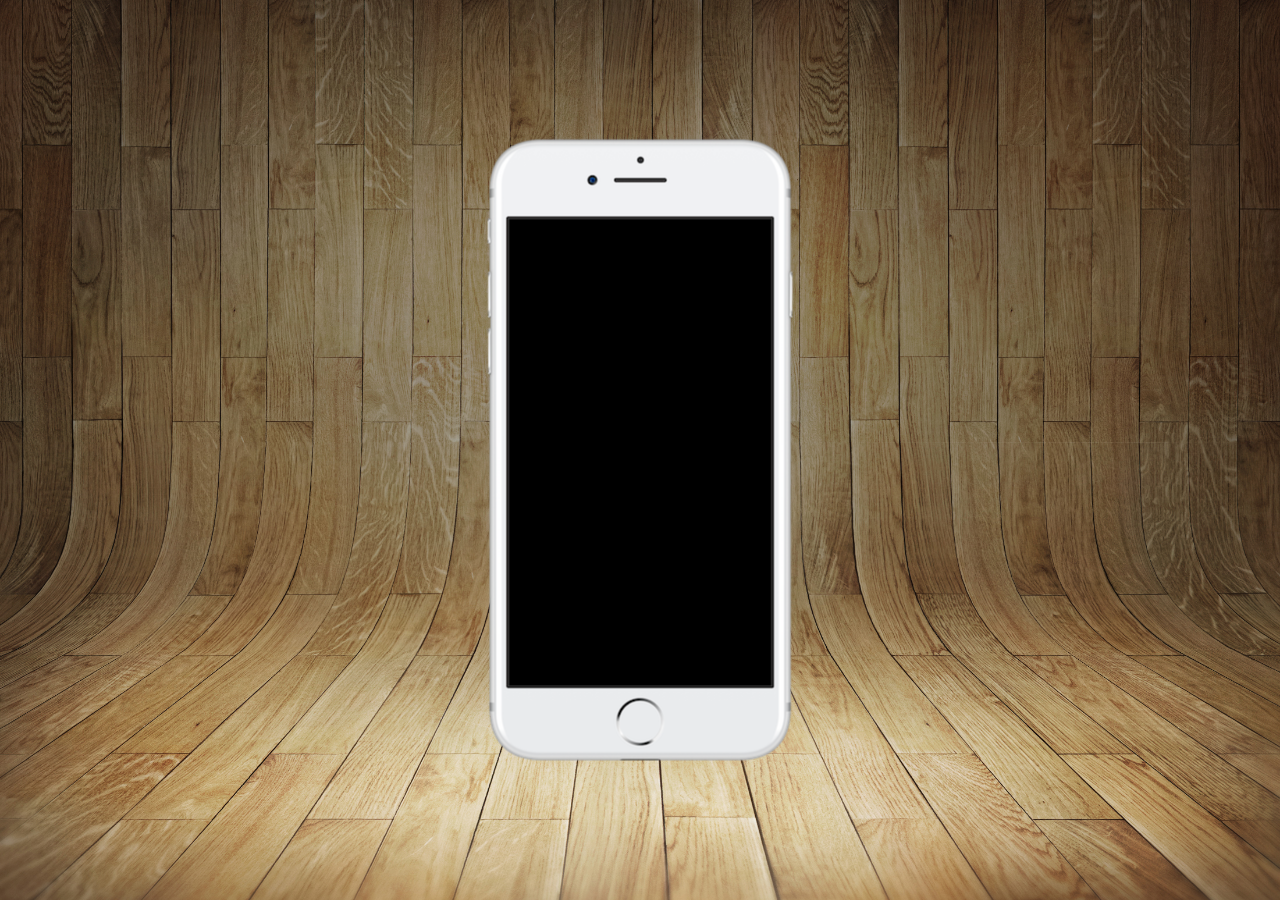
<file: index.html>
<!DOCTYPE html>
<html lang="pt-br">
<head>
    <meta charset="UTF-8">
    <meta http-equiv="X-UA-Compatible" content="IE=edge">
    <meta name="viewport" content="width=device-width, initial-scale=1.0">
    <link rel="shortcut icon" href="favicon.ico" type="image/x-icon">
    <link rel="stylesheet" href="estilos/style.css">
    <title>Projeto Redes Sociais</title>
</head>
<body>
    <main>
        <section id="telefone">

        </section>
        <section id="redes-sociais">

        </section>
    </main>
</body>
</html>
</file>
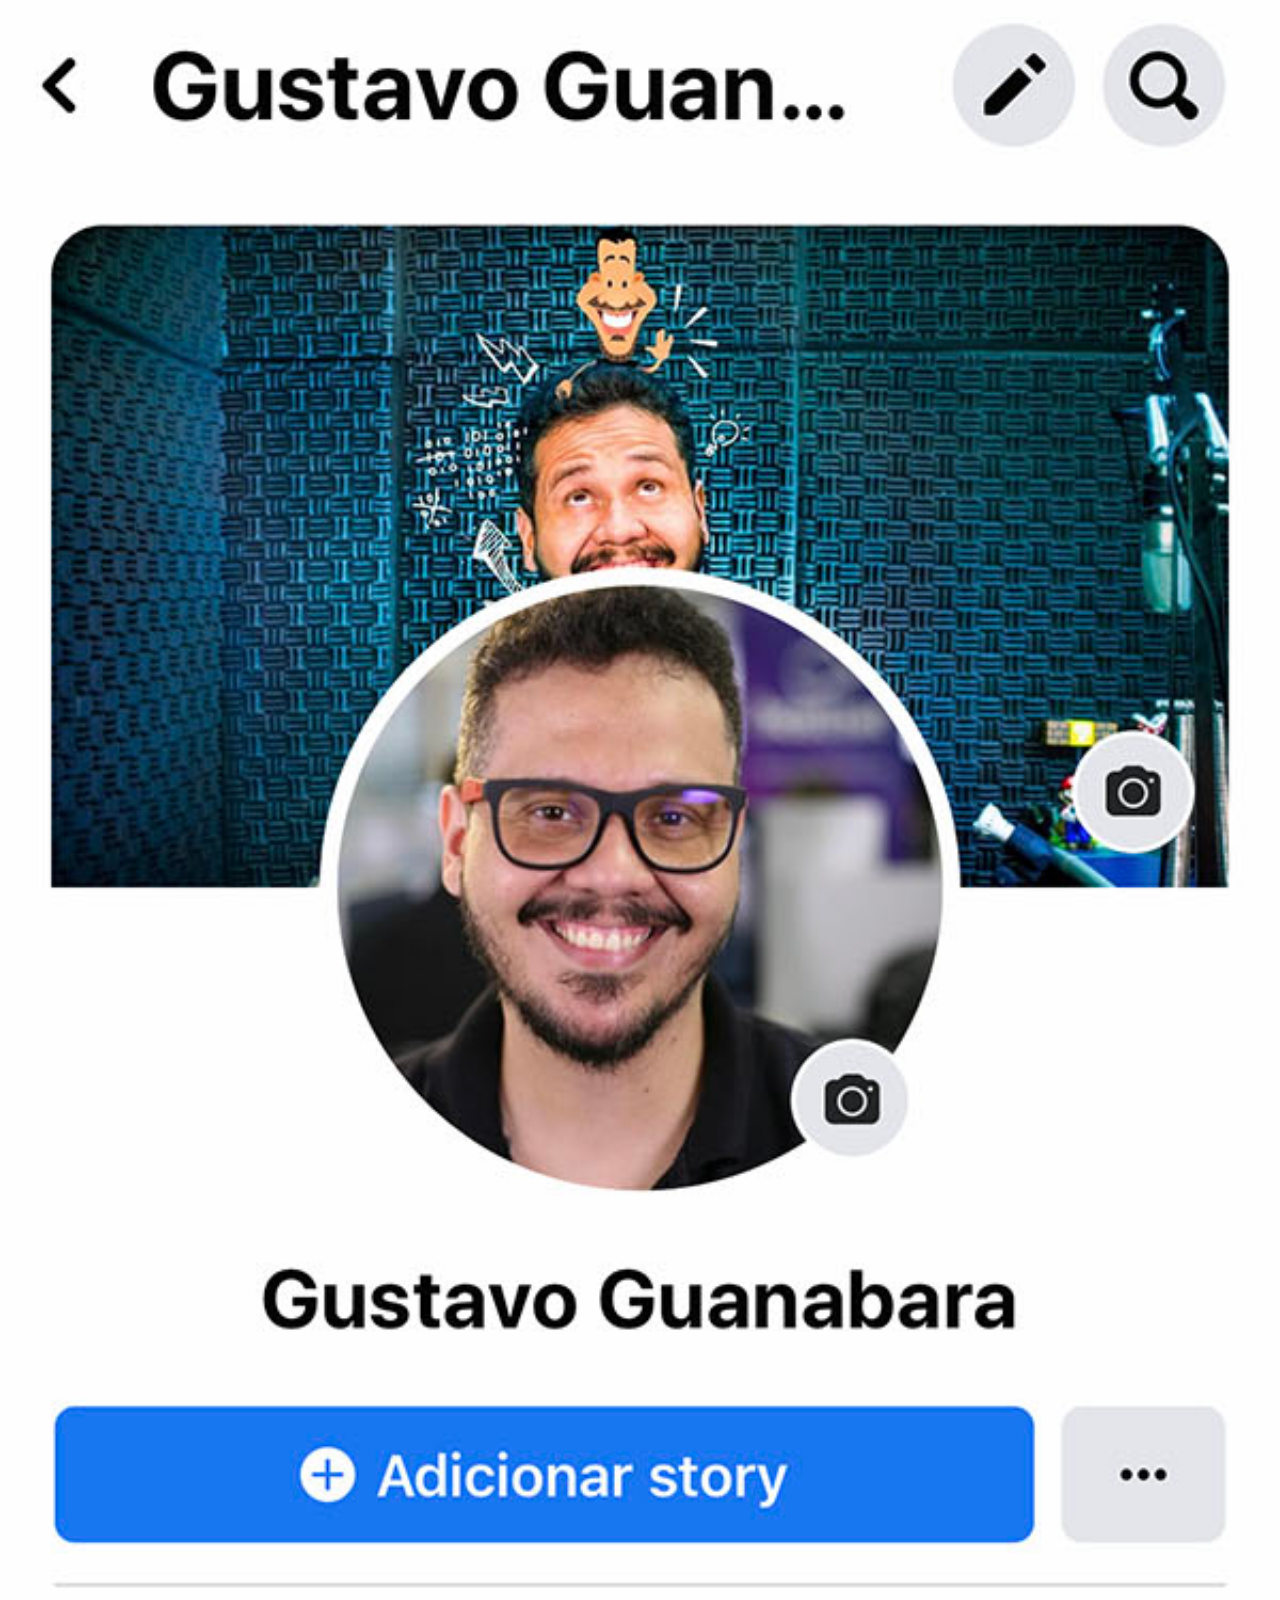
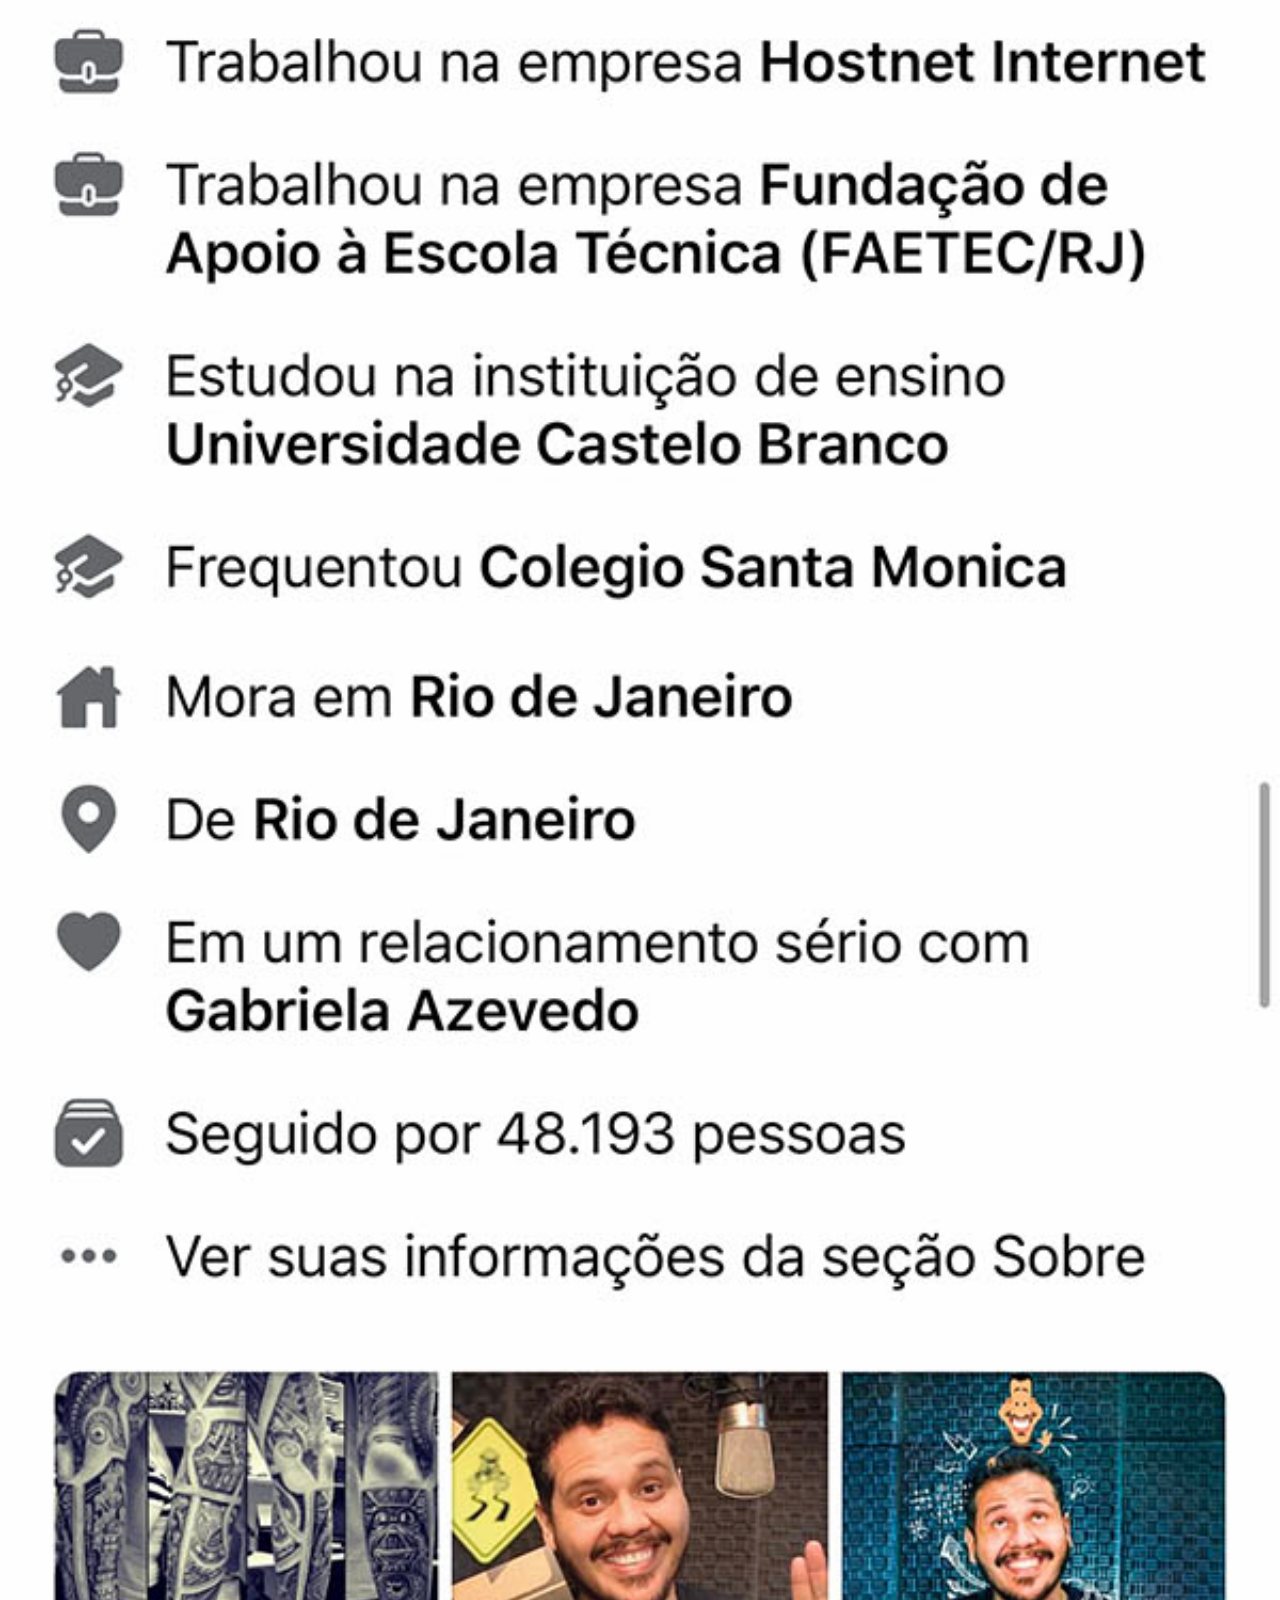
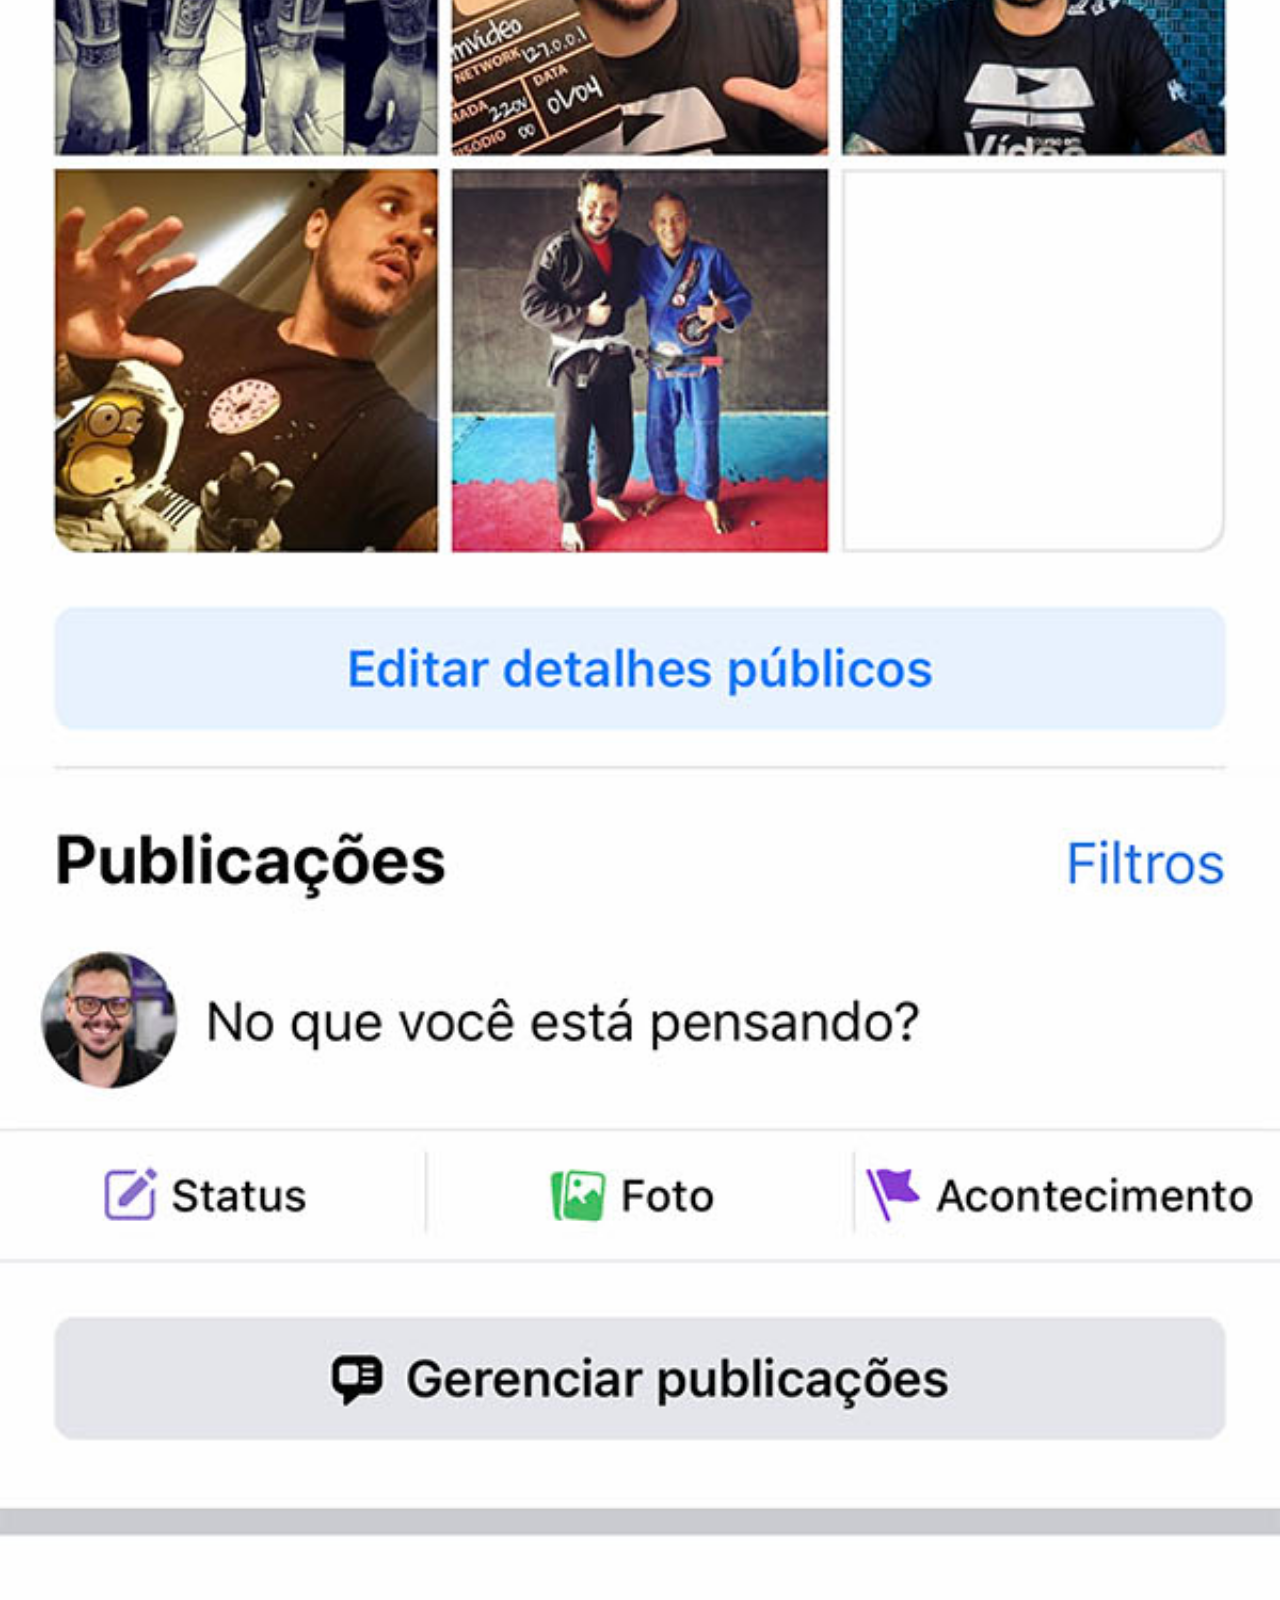
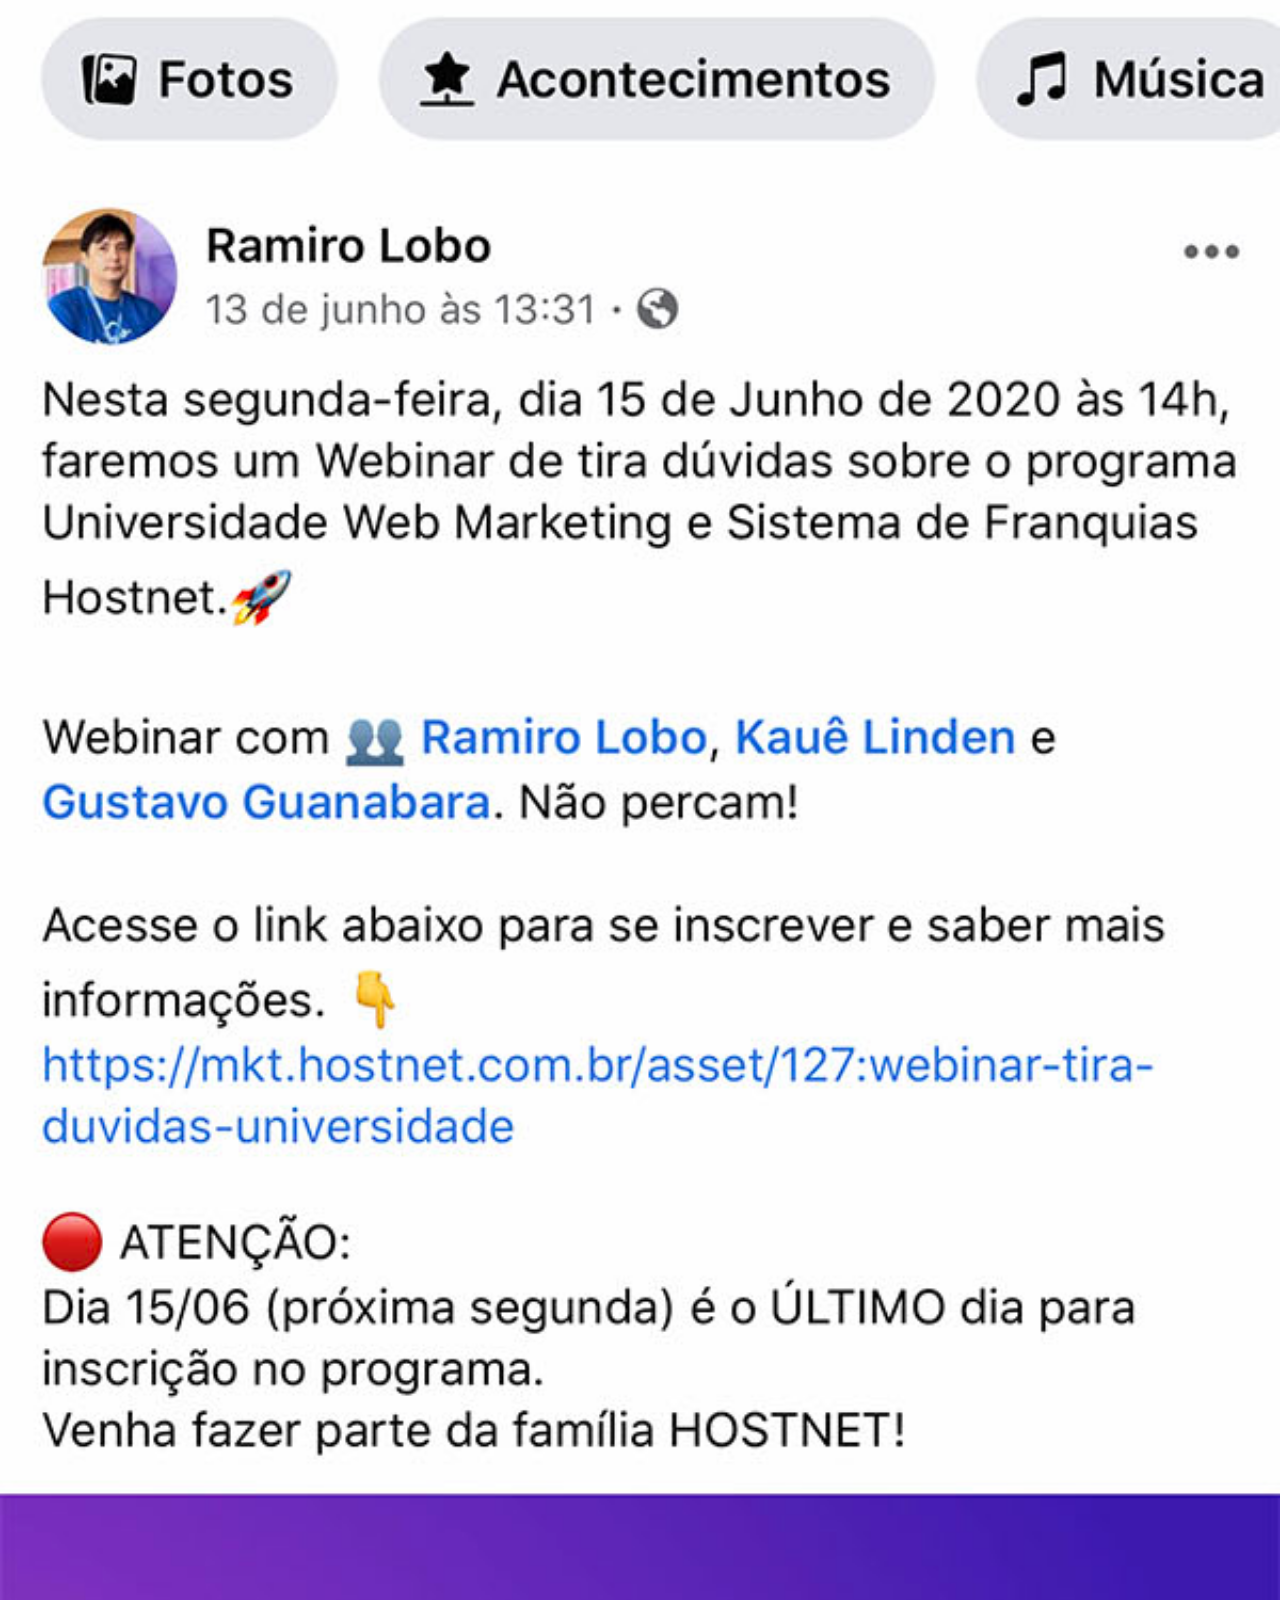
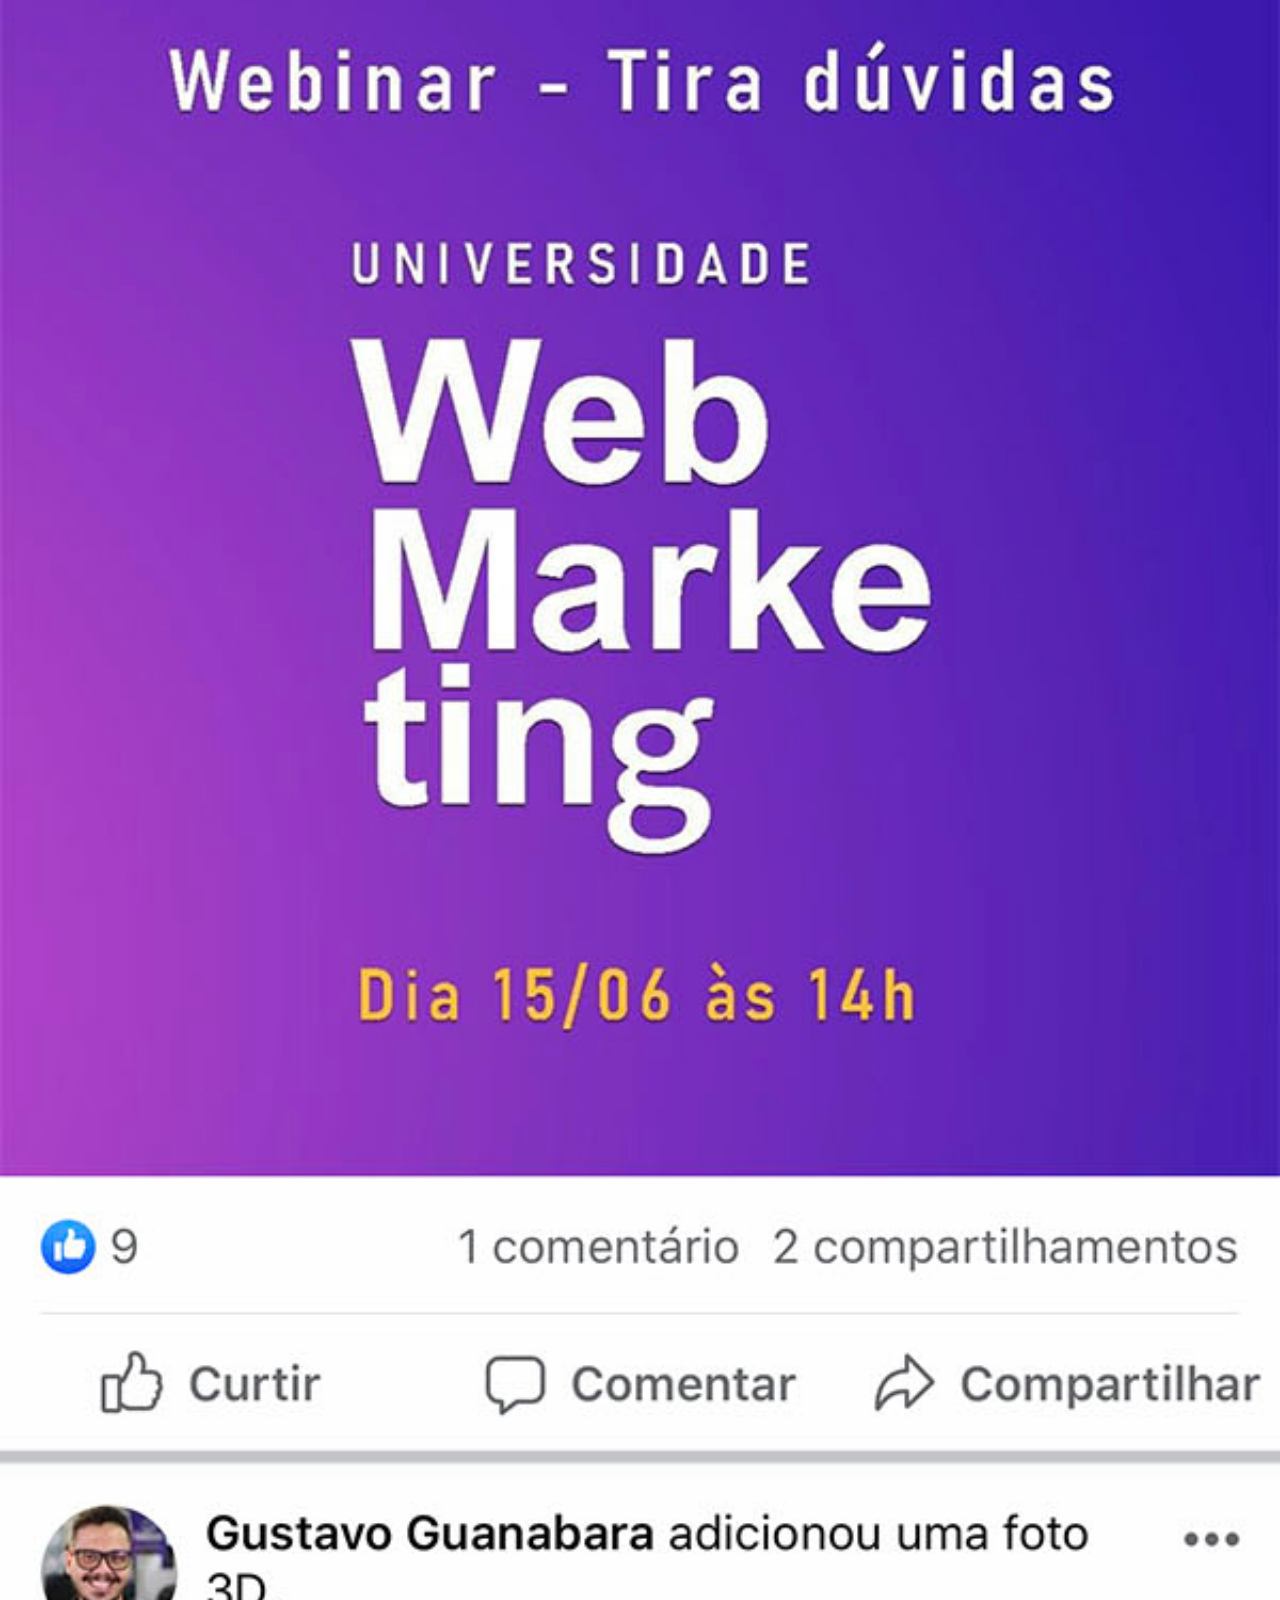
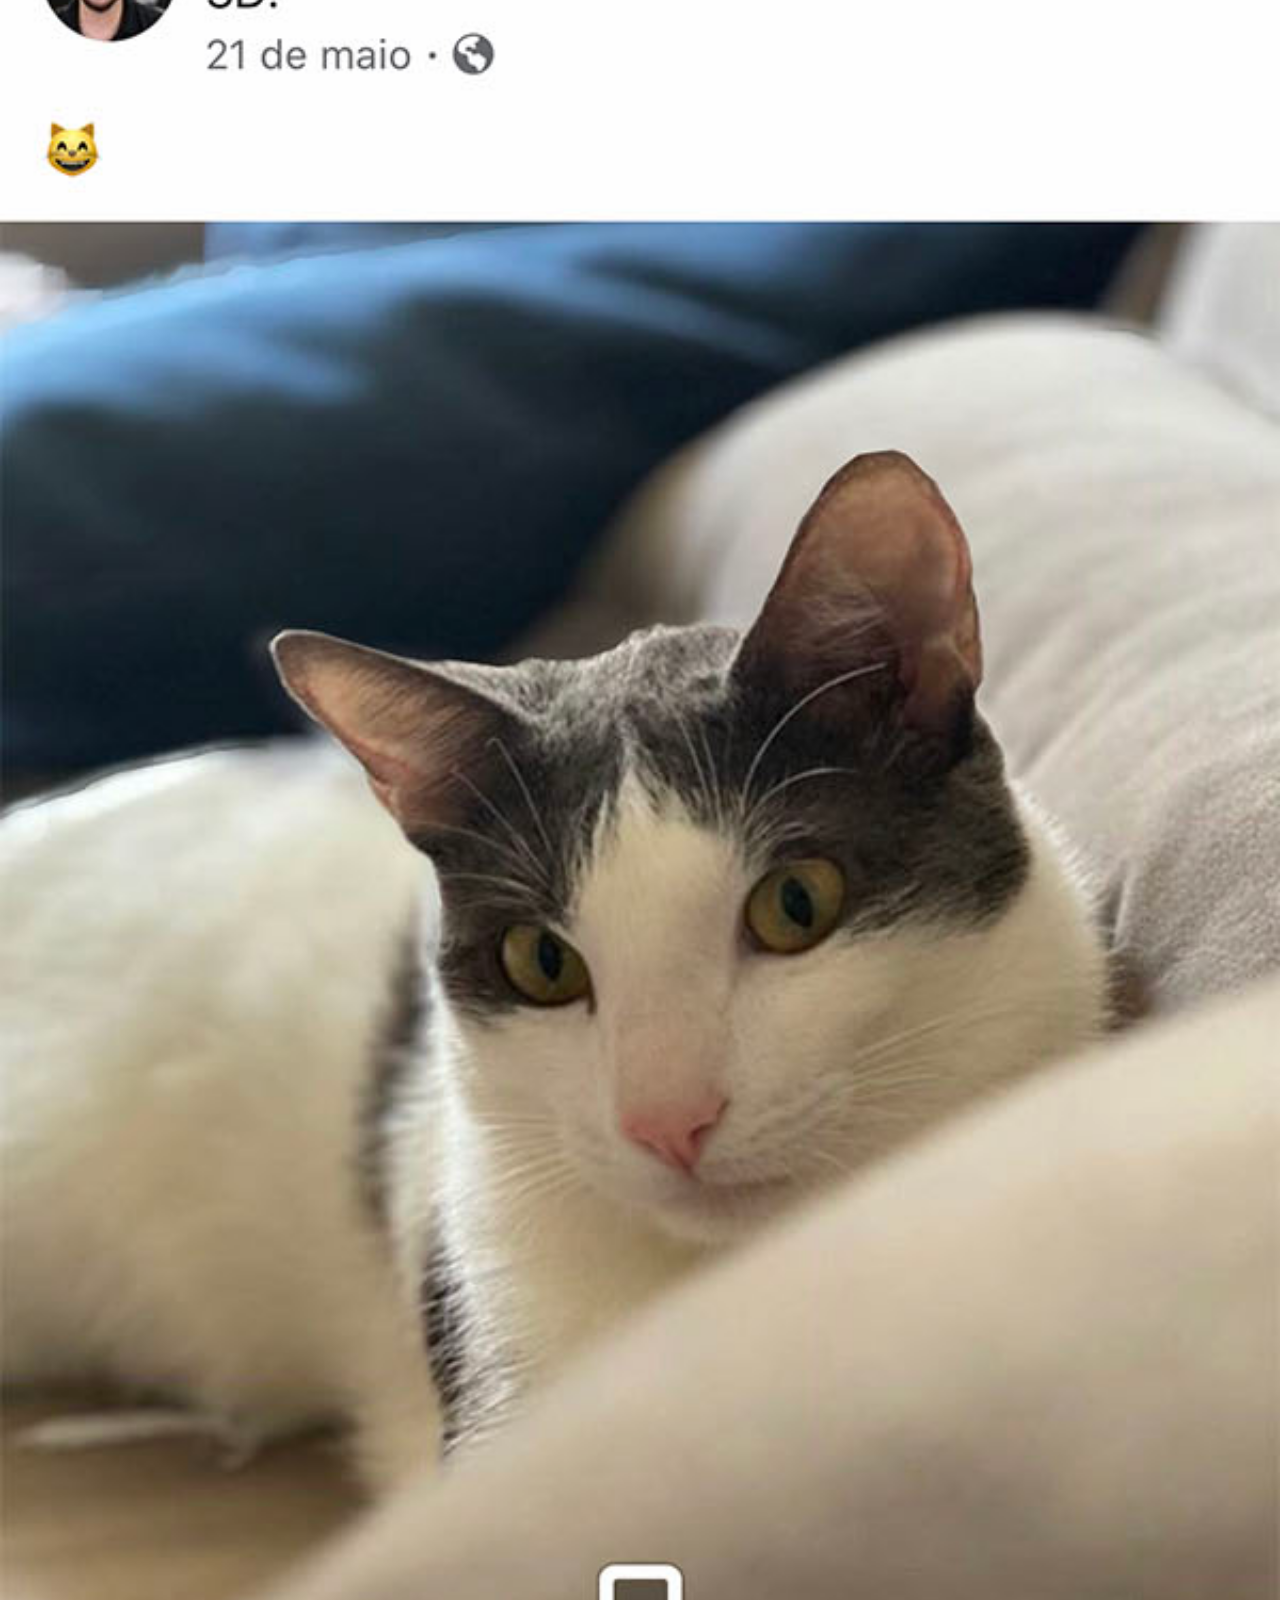
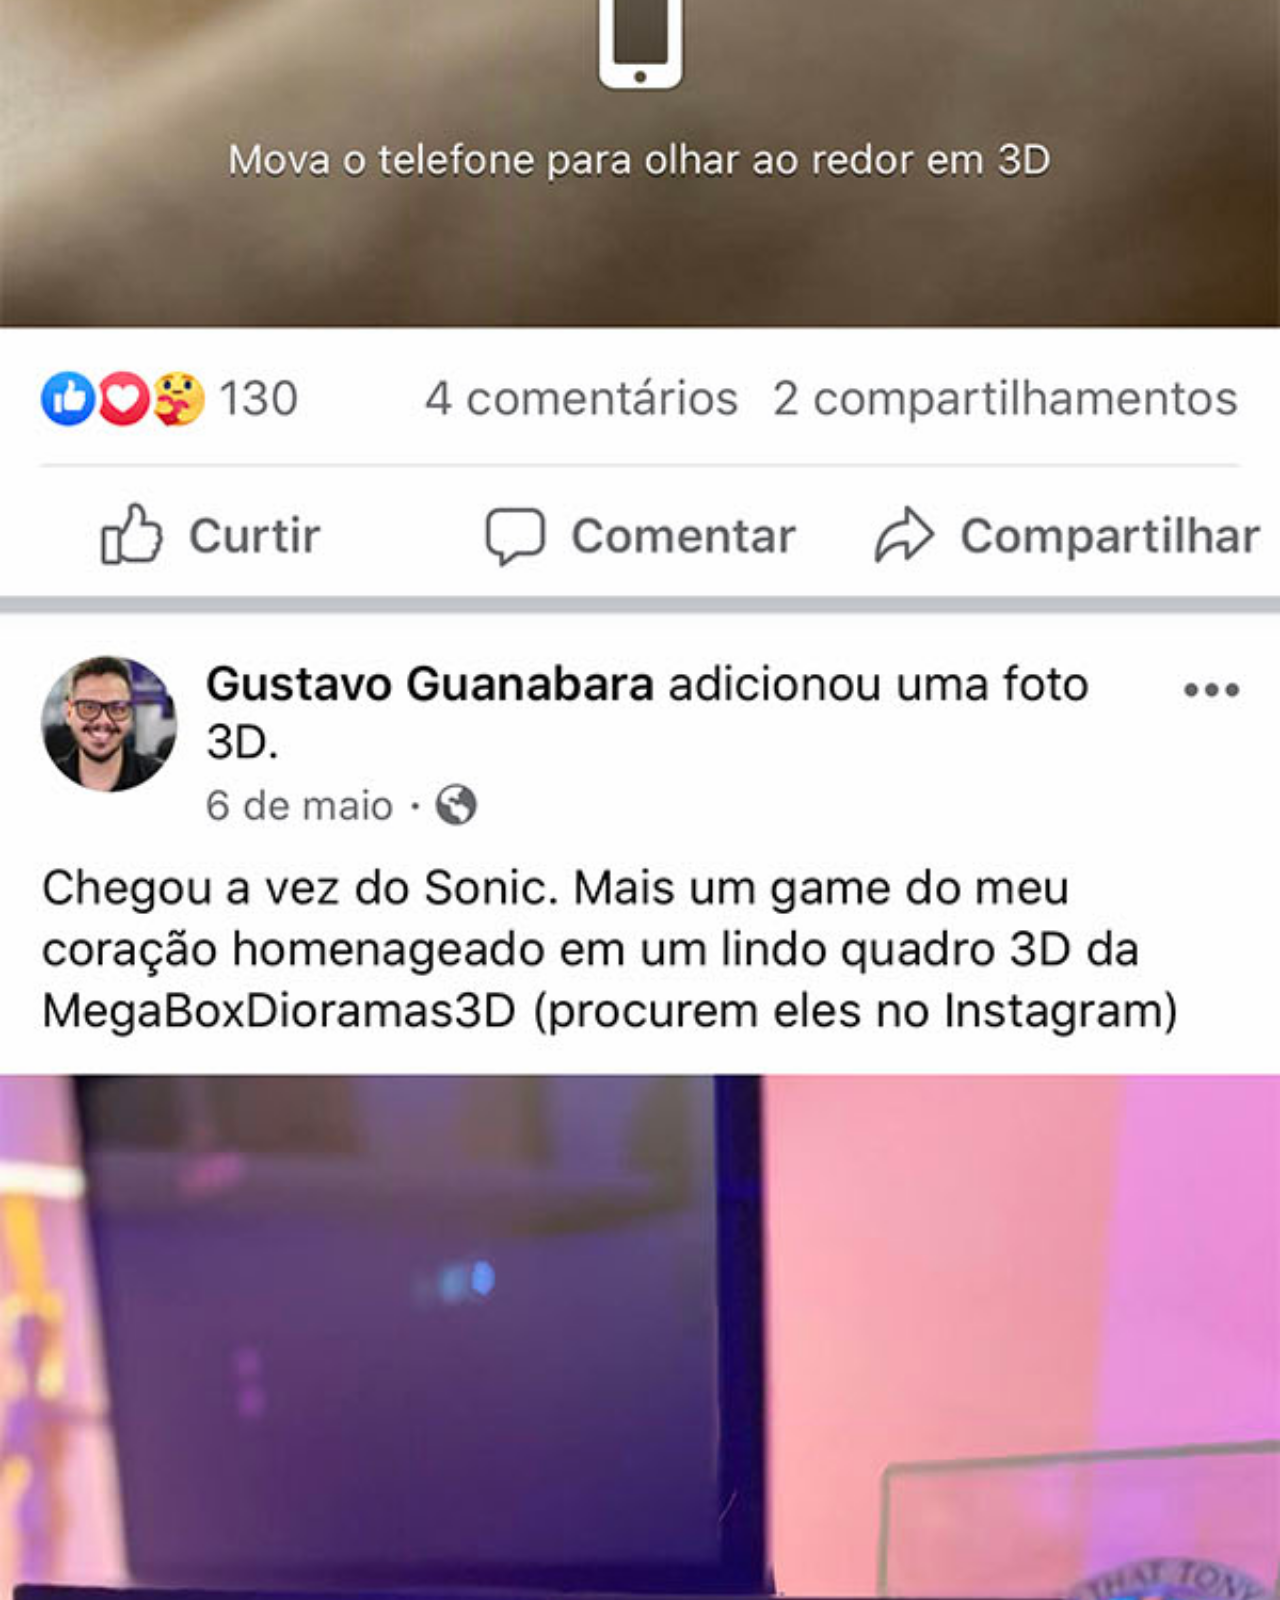
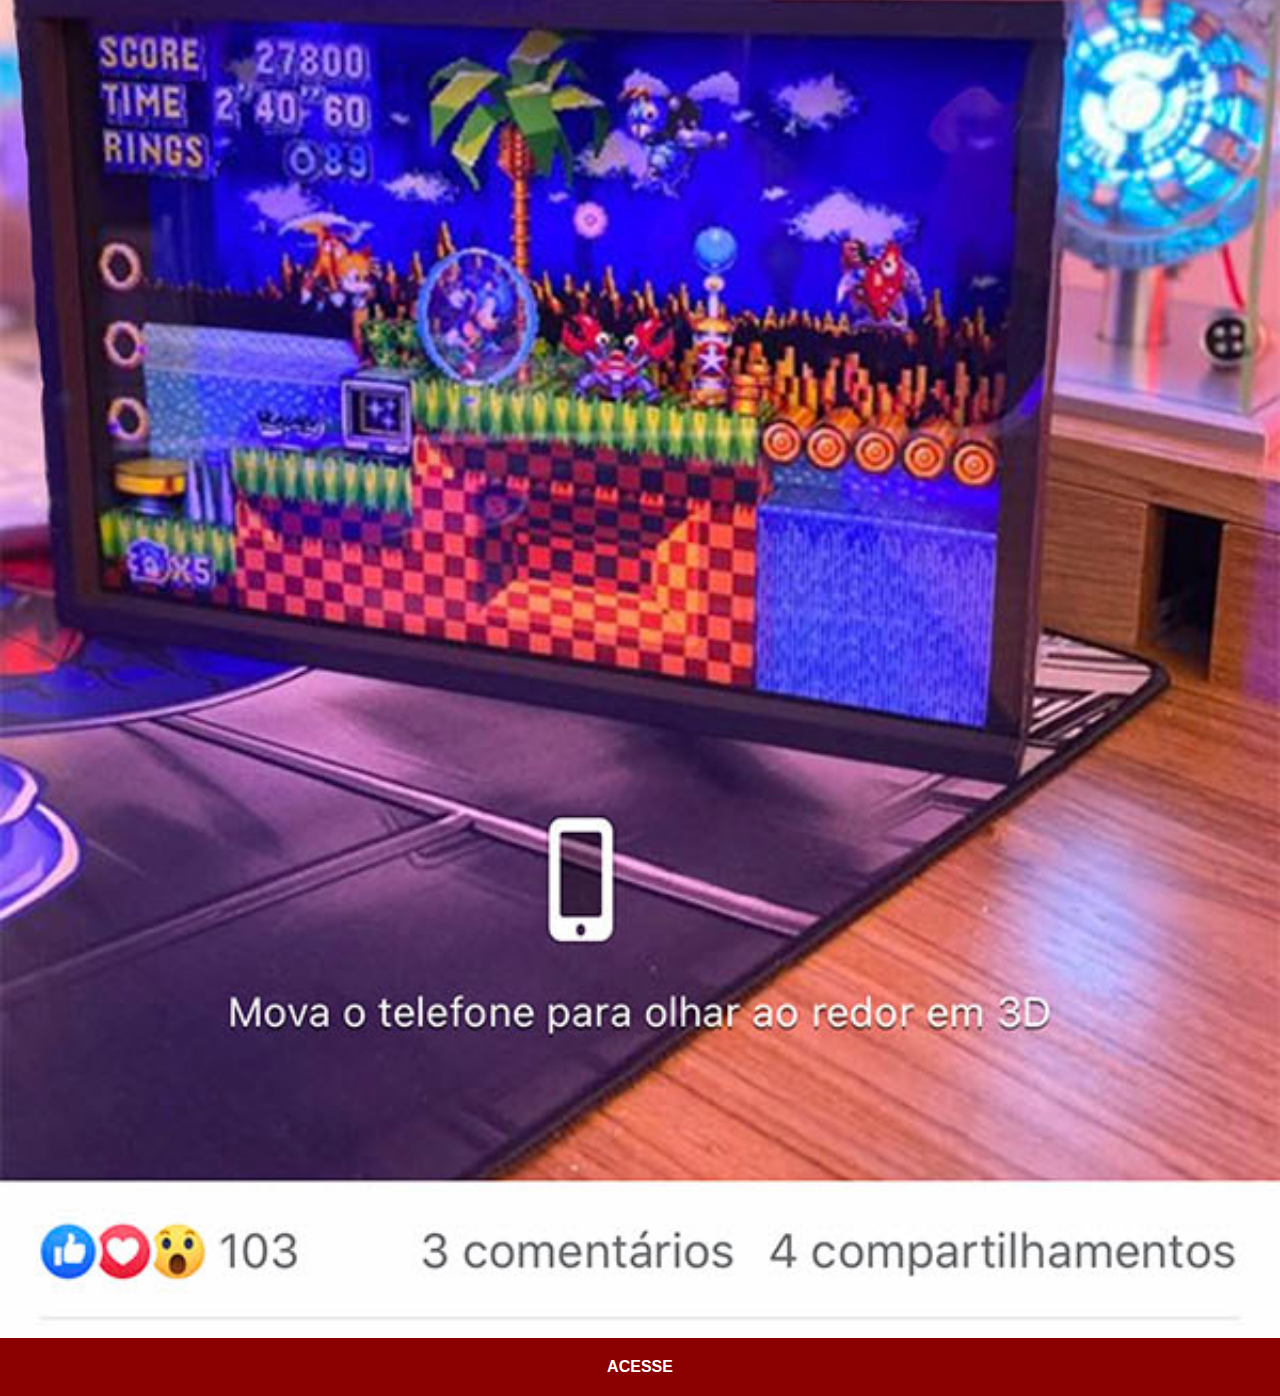
<file: facebook.html>
<!DOCTYPE html>
<html lang="pt-br">
<head>
    <meta charset="UTF-8">
    <meta http-equiv="X-UA-Compatible" content="IE=edge">
    <meta name="viewport" content="width=device-width, initial-scale=1.0">
    <title>Facebook</title>
    <link rel="stylesheet" href="estilos/social.css">
</head>
<body>
    <img src="imagens/tela-facebook.jpg" alt="facebook"><a href="https://pt-br.facebook.com/gustavoguanabara/" target="_blank">ACESSE</a>
</body>
</html>
</file>
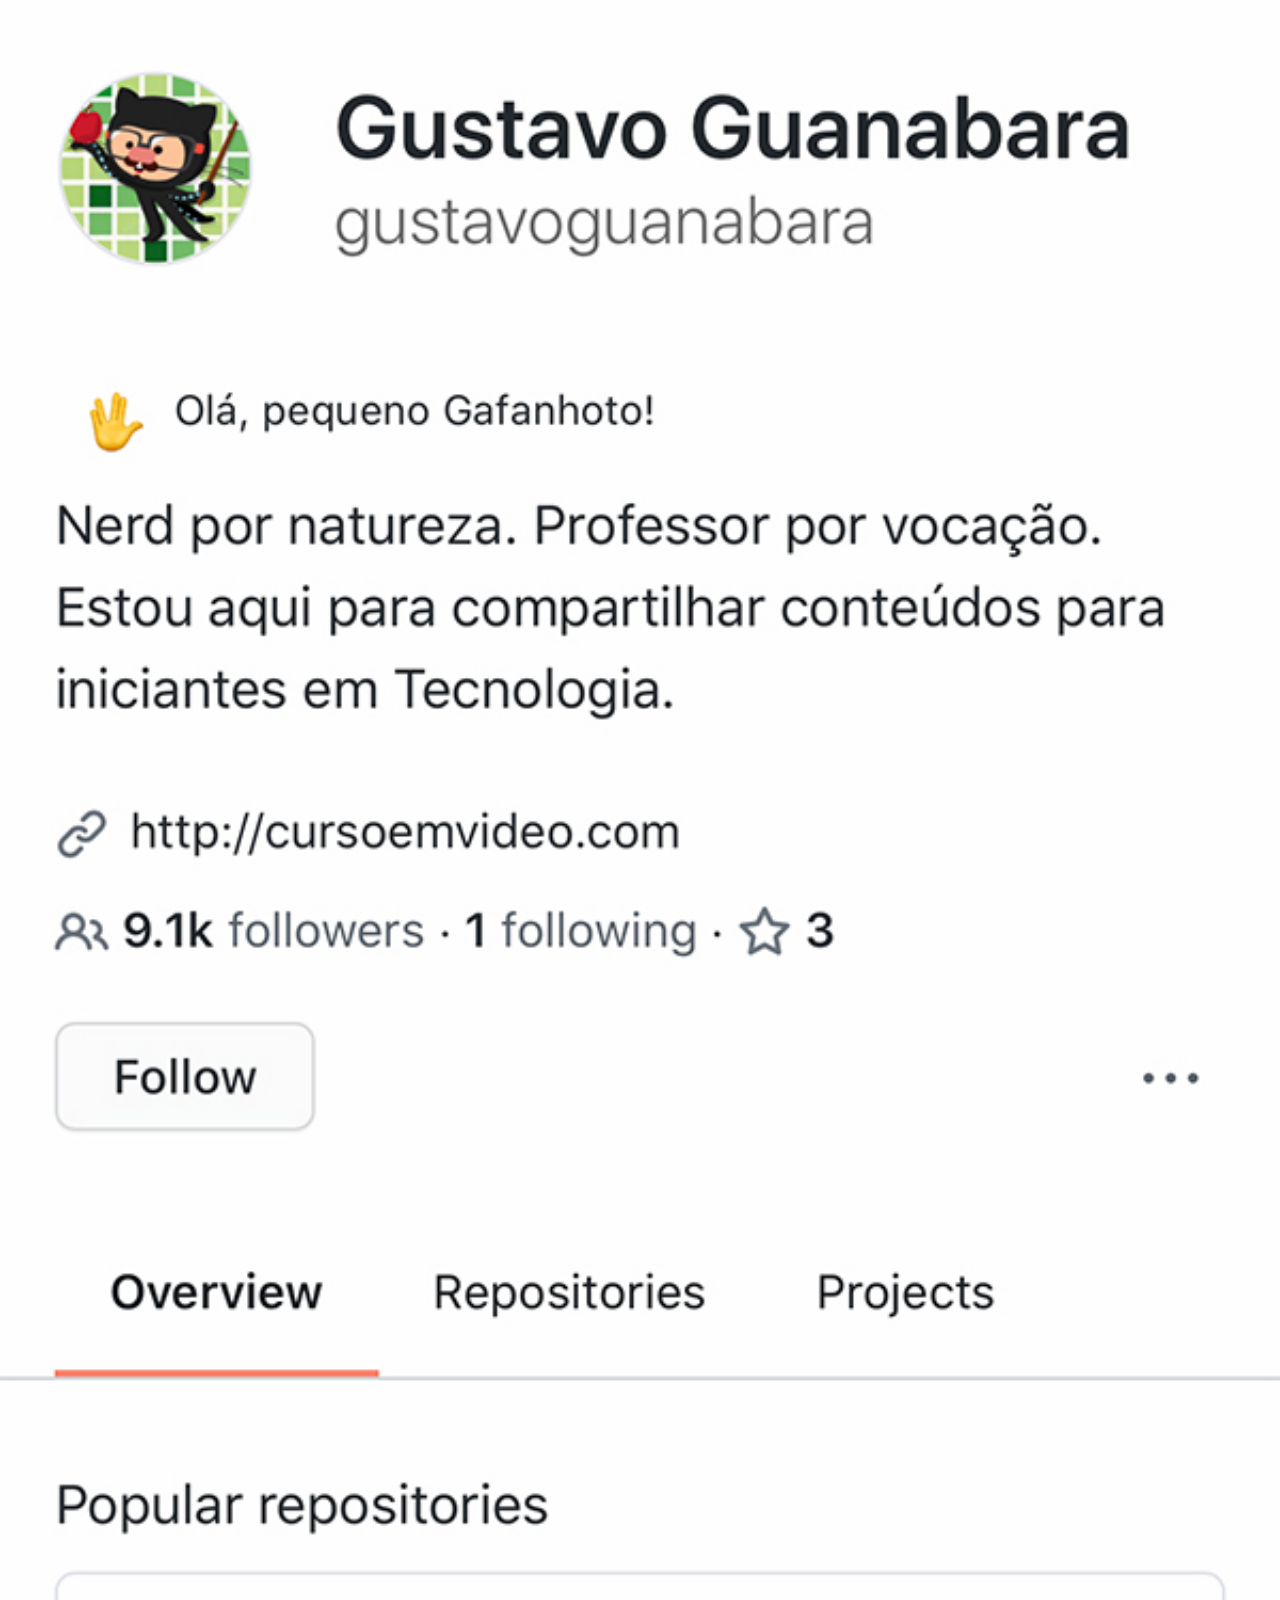
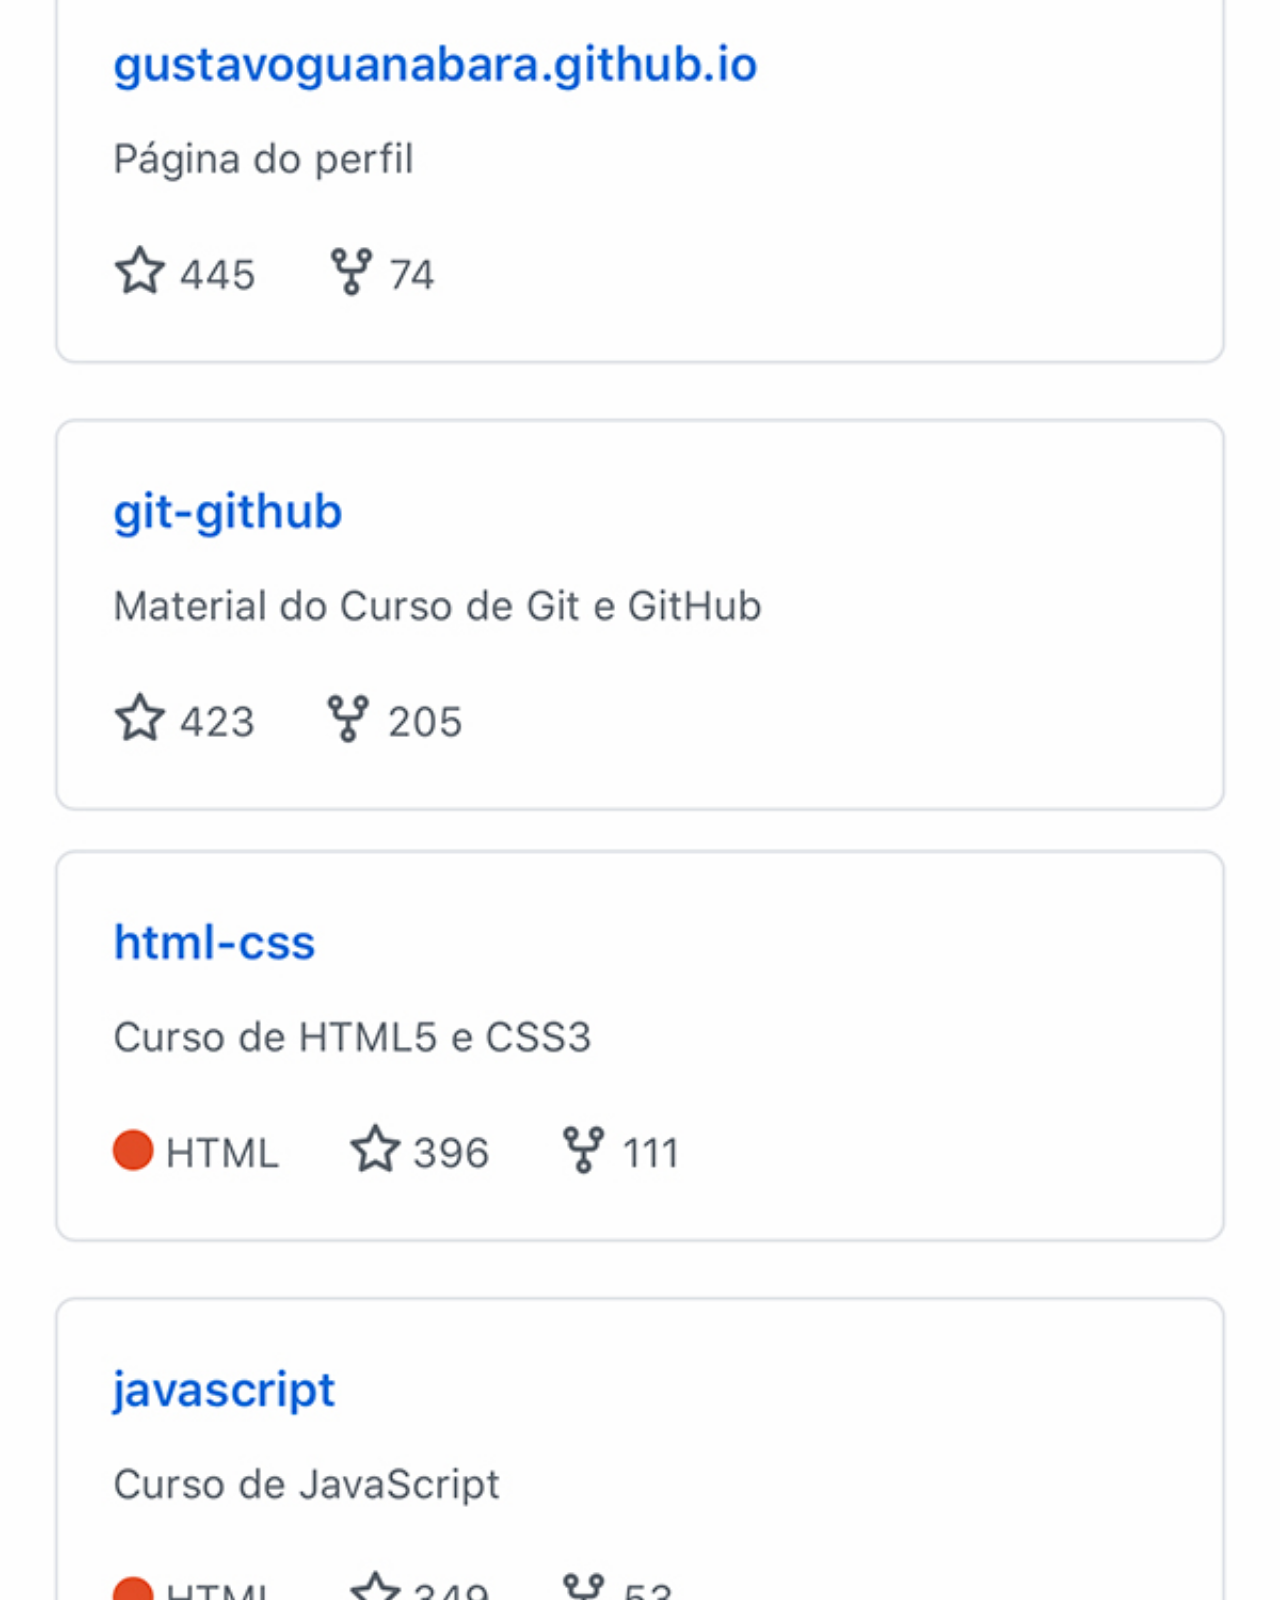
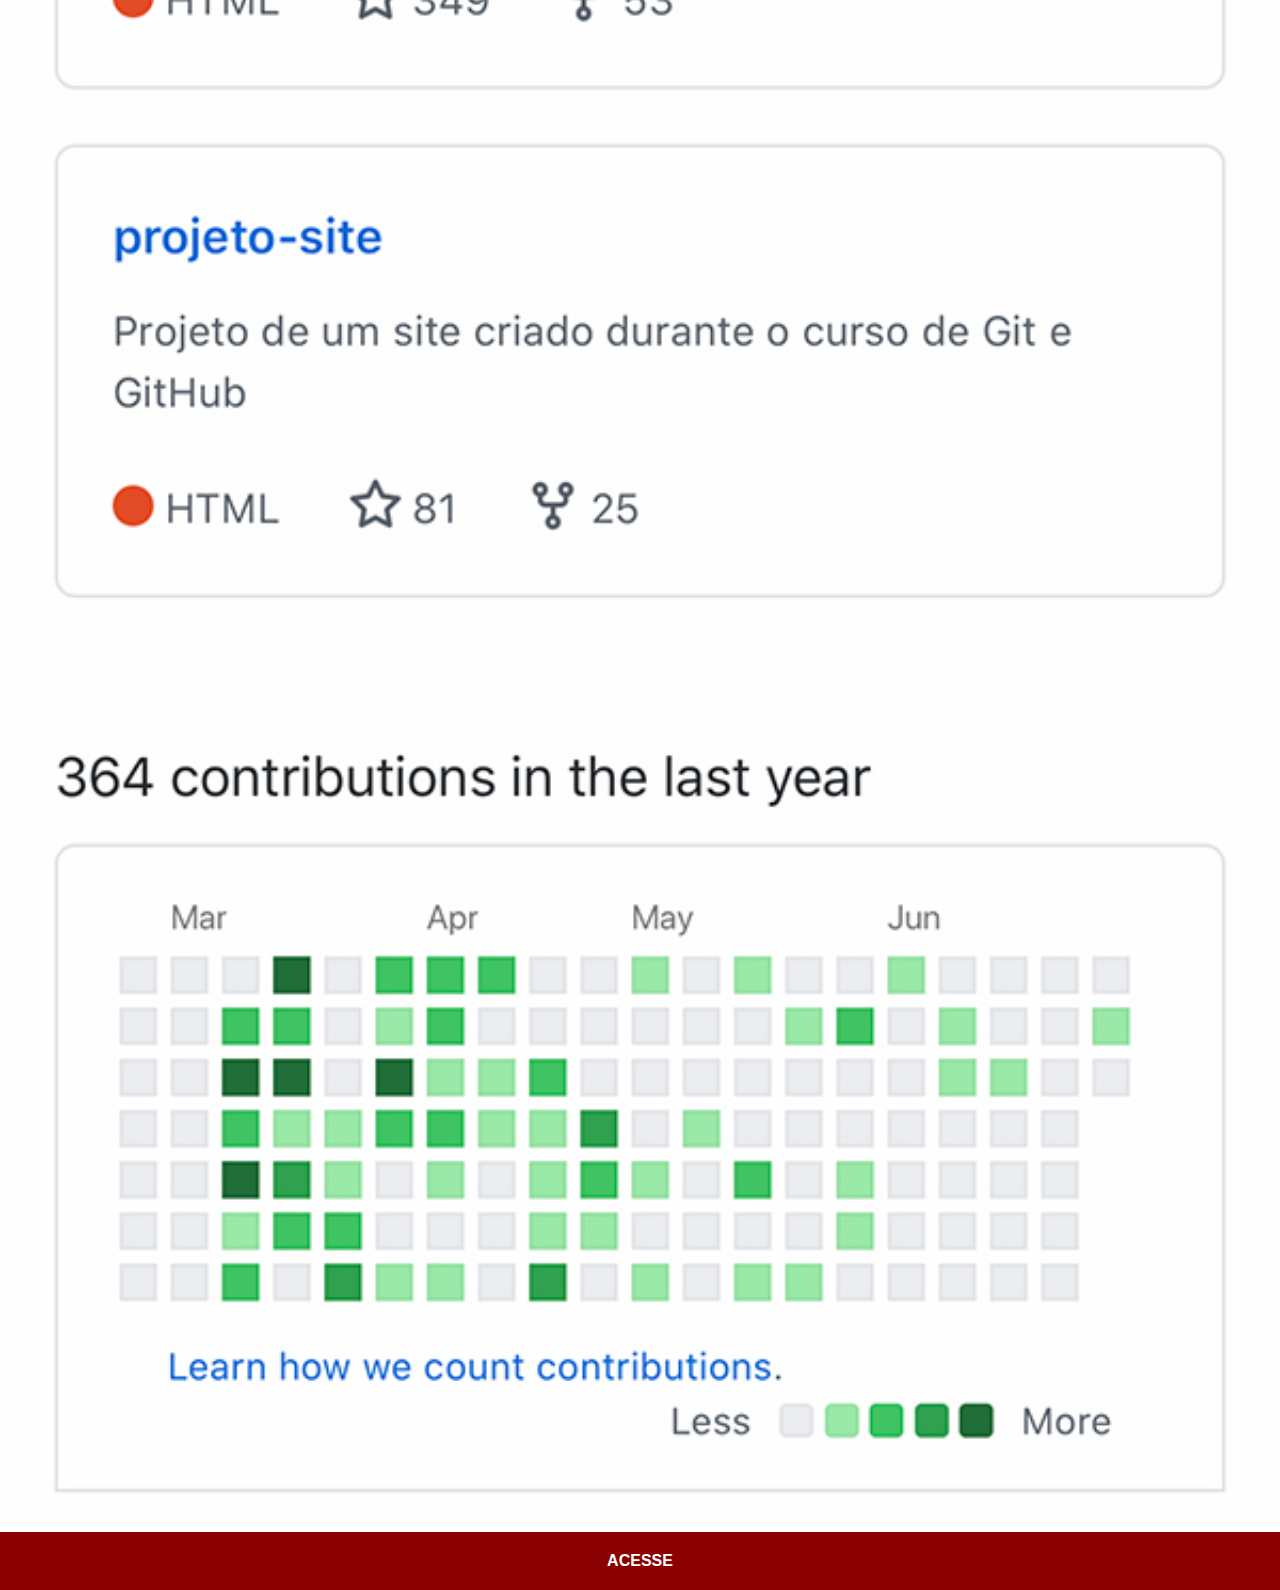
<file: github.html>
<!DOCTYPE html>
<html lang="pt-br">
<head>
    <meta charset="UTF-8">
    <meta http-equiv="X-UA-Compatible" content="IE=edge">
    <meta name="viewport" content="width=device-width, initial-scale=1.0">
    <title>GitHub</title>
    <link rel="stylesheet" href="estilos/social.css">
</head>
<body>
    <img src="imagens/tela-github.jpg" alt="github"><a href="https://github.com/gustavoguanabara/" target="_blank"> ACESSE</a>
</body>
</html>
</file>
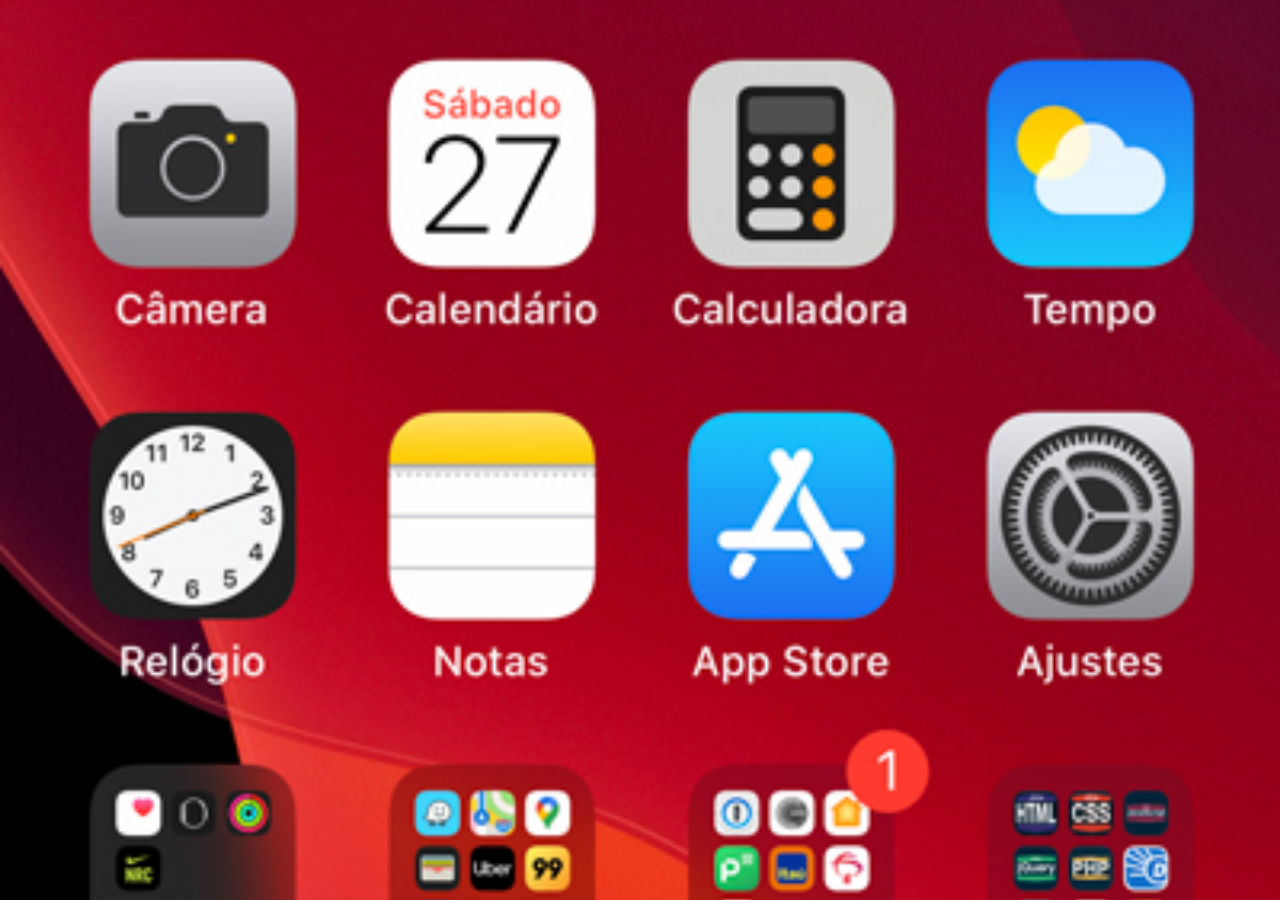
<file: home.html>
<!DOCTYPE html>
<html lang="pt-br">
<head>
    <meta charset="UTF-8">
    <meta http-equiv="X-UA-Compatible" content="IE=edge">
    <meta name="viewport" content="width=], initial-scale=1.0">
    <title>Home</title>
    <style>
        * {
            margin: 0px;
            padding: 0px;
        }

        body {
            background: url('imagens/tela-home.jpg') no-repeat top center;
            background-size: cover;
        }
    </style>
</head>
<body>
    
</body>
</html>
</file>
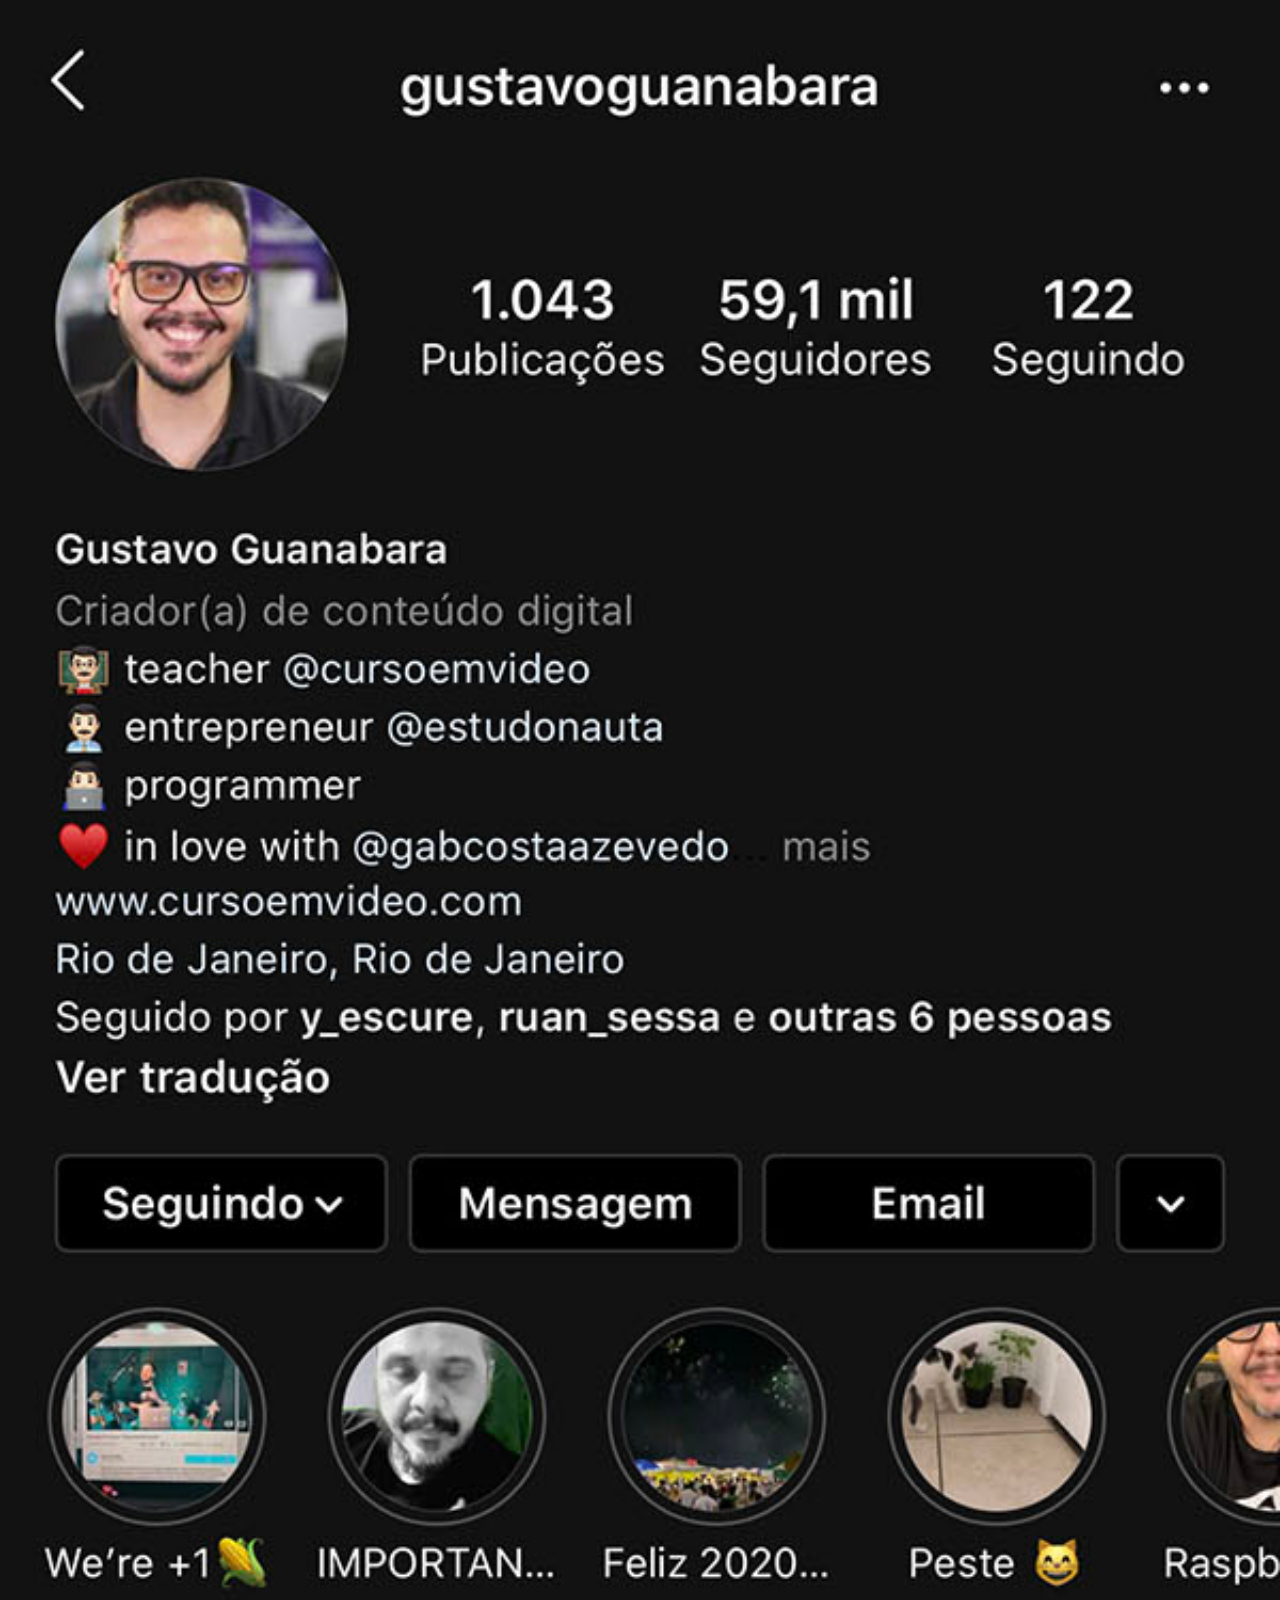
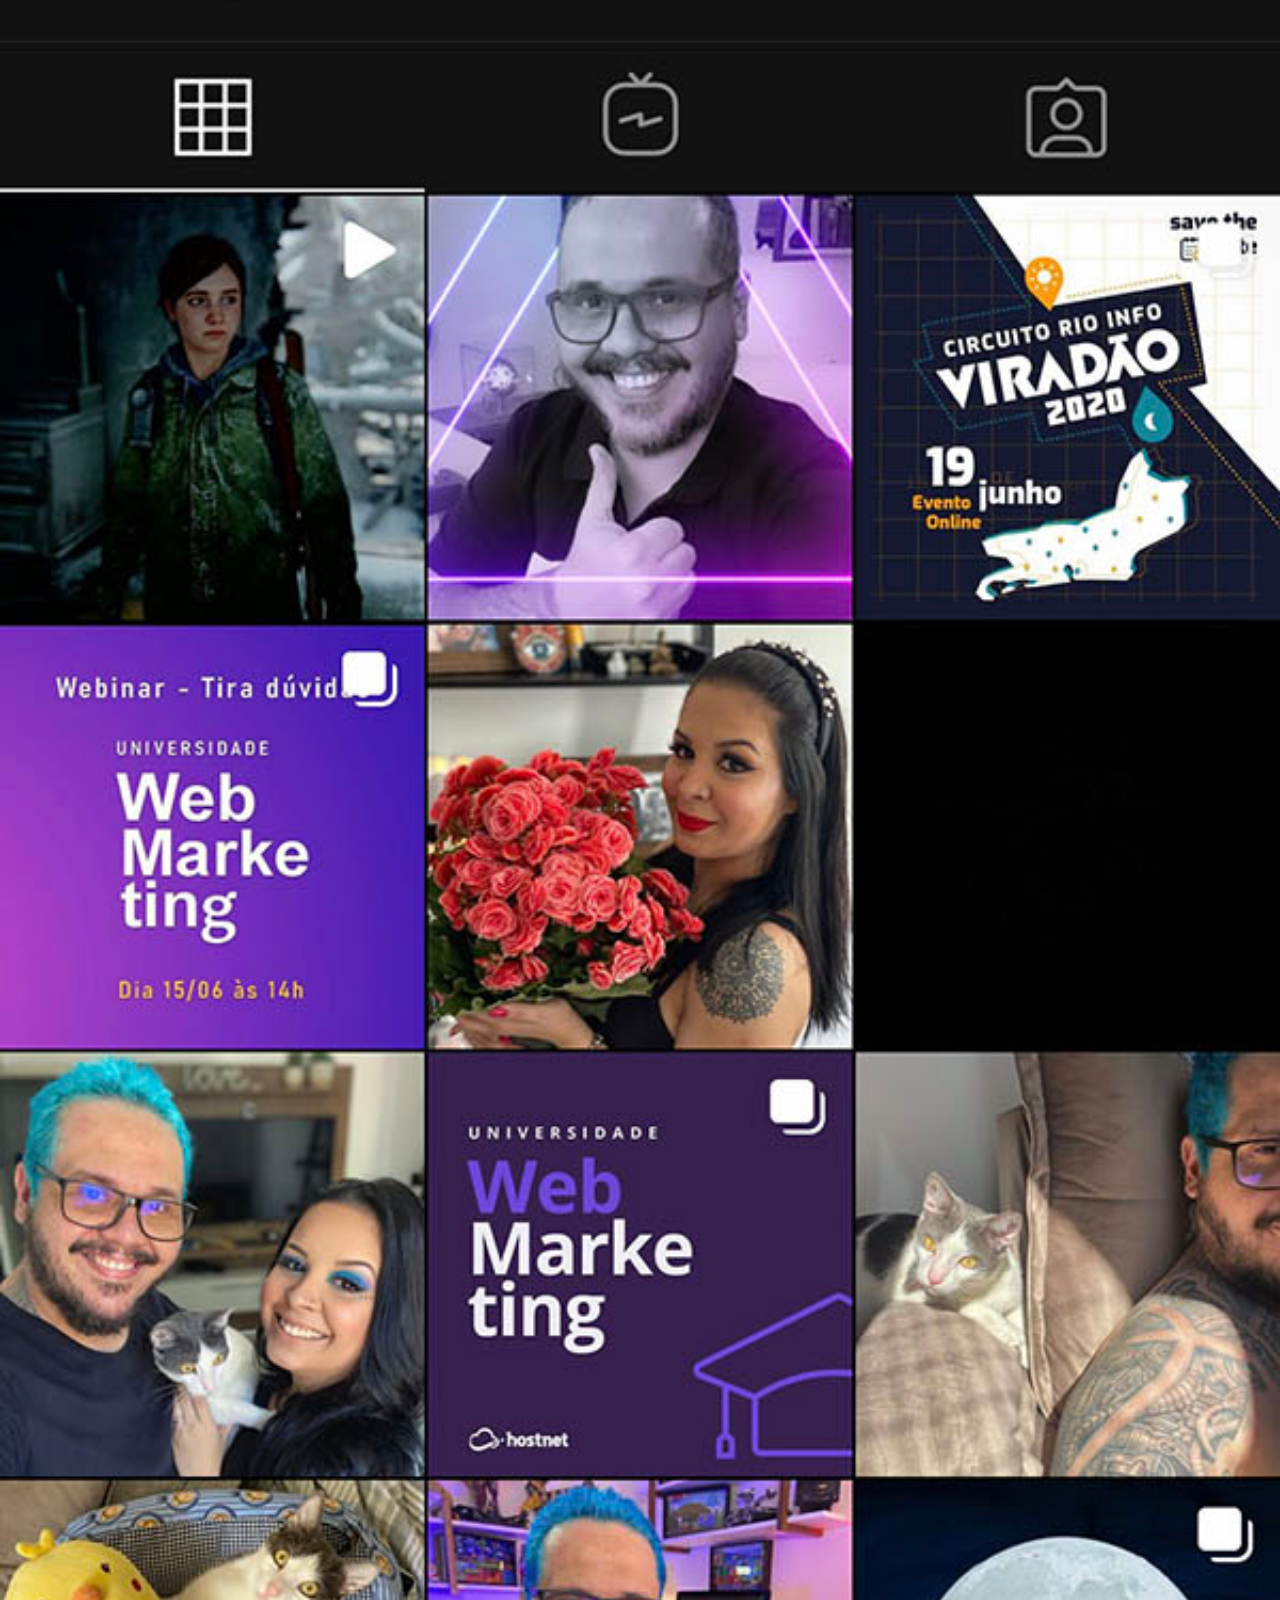
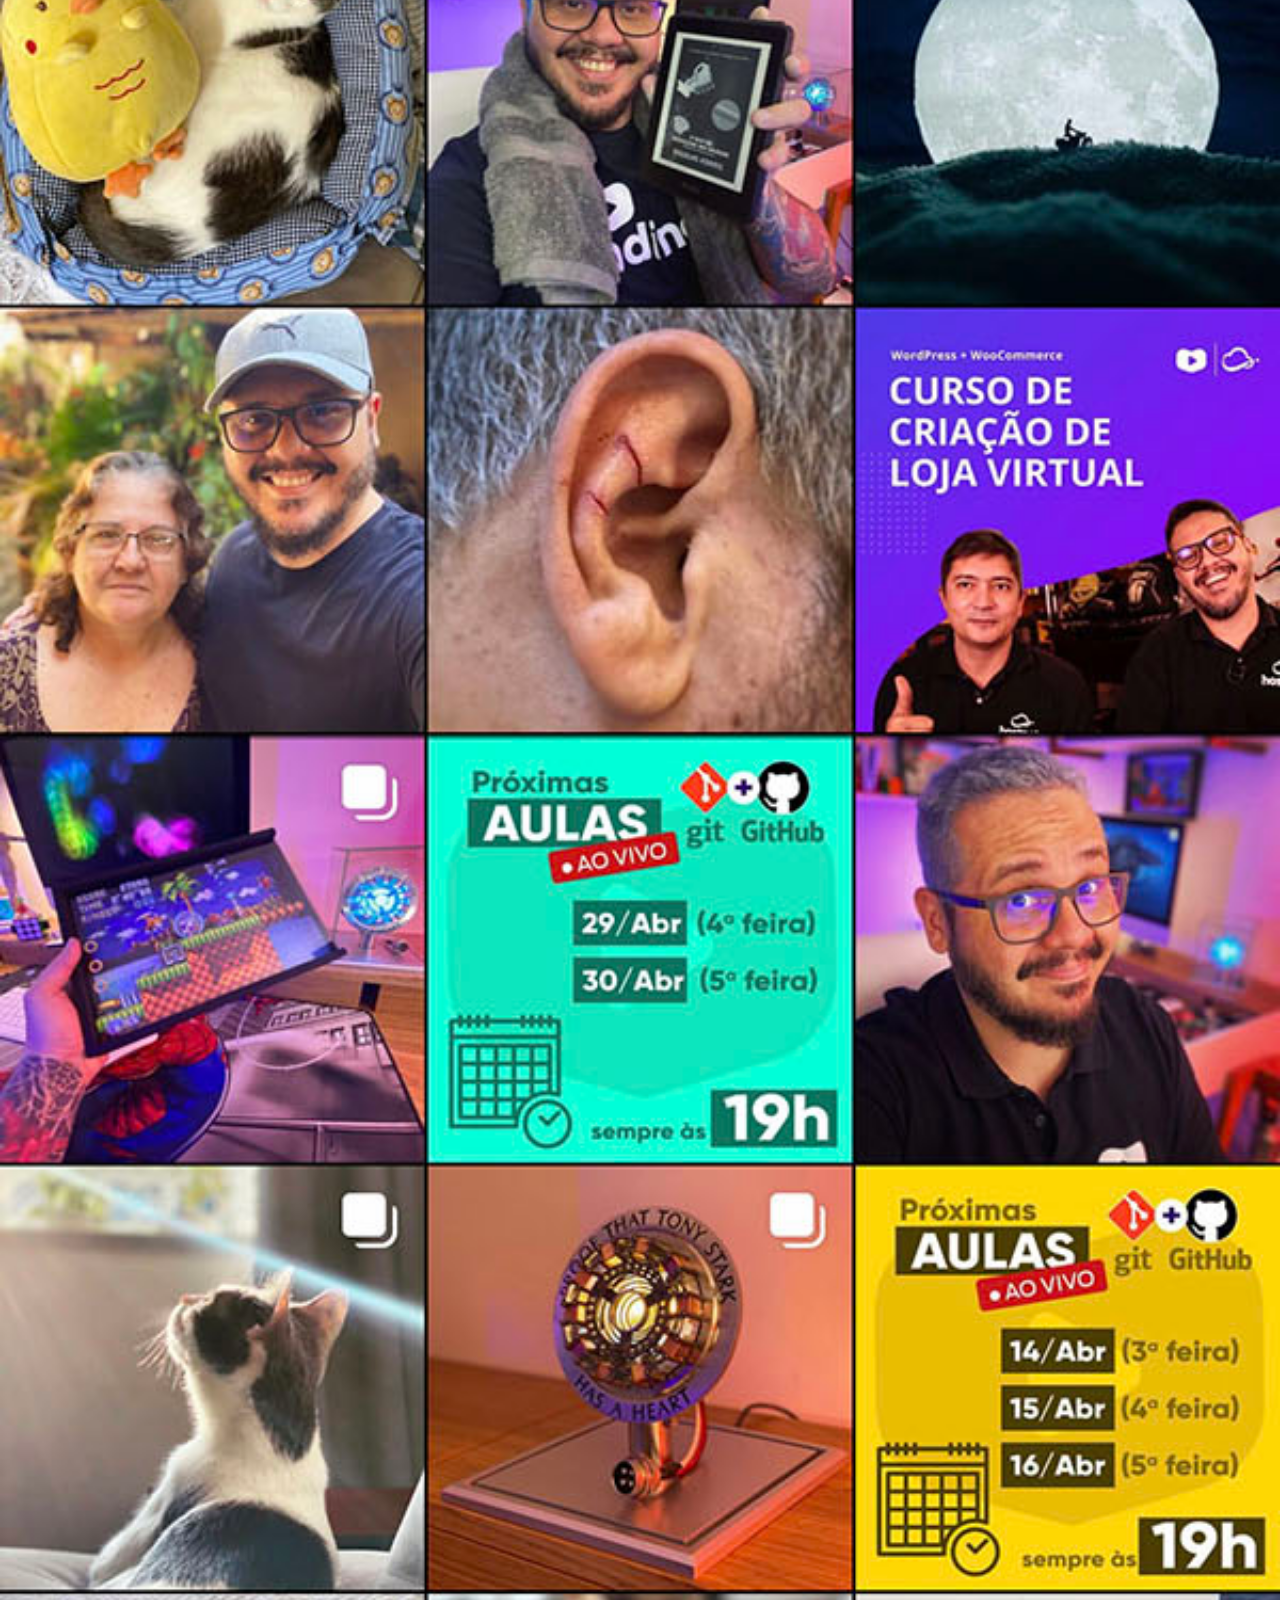
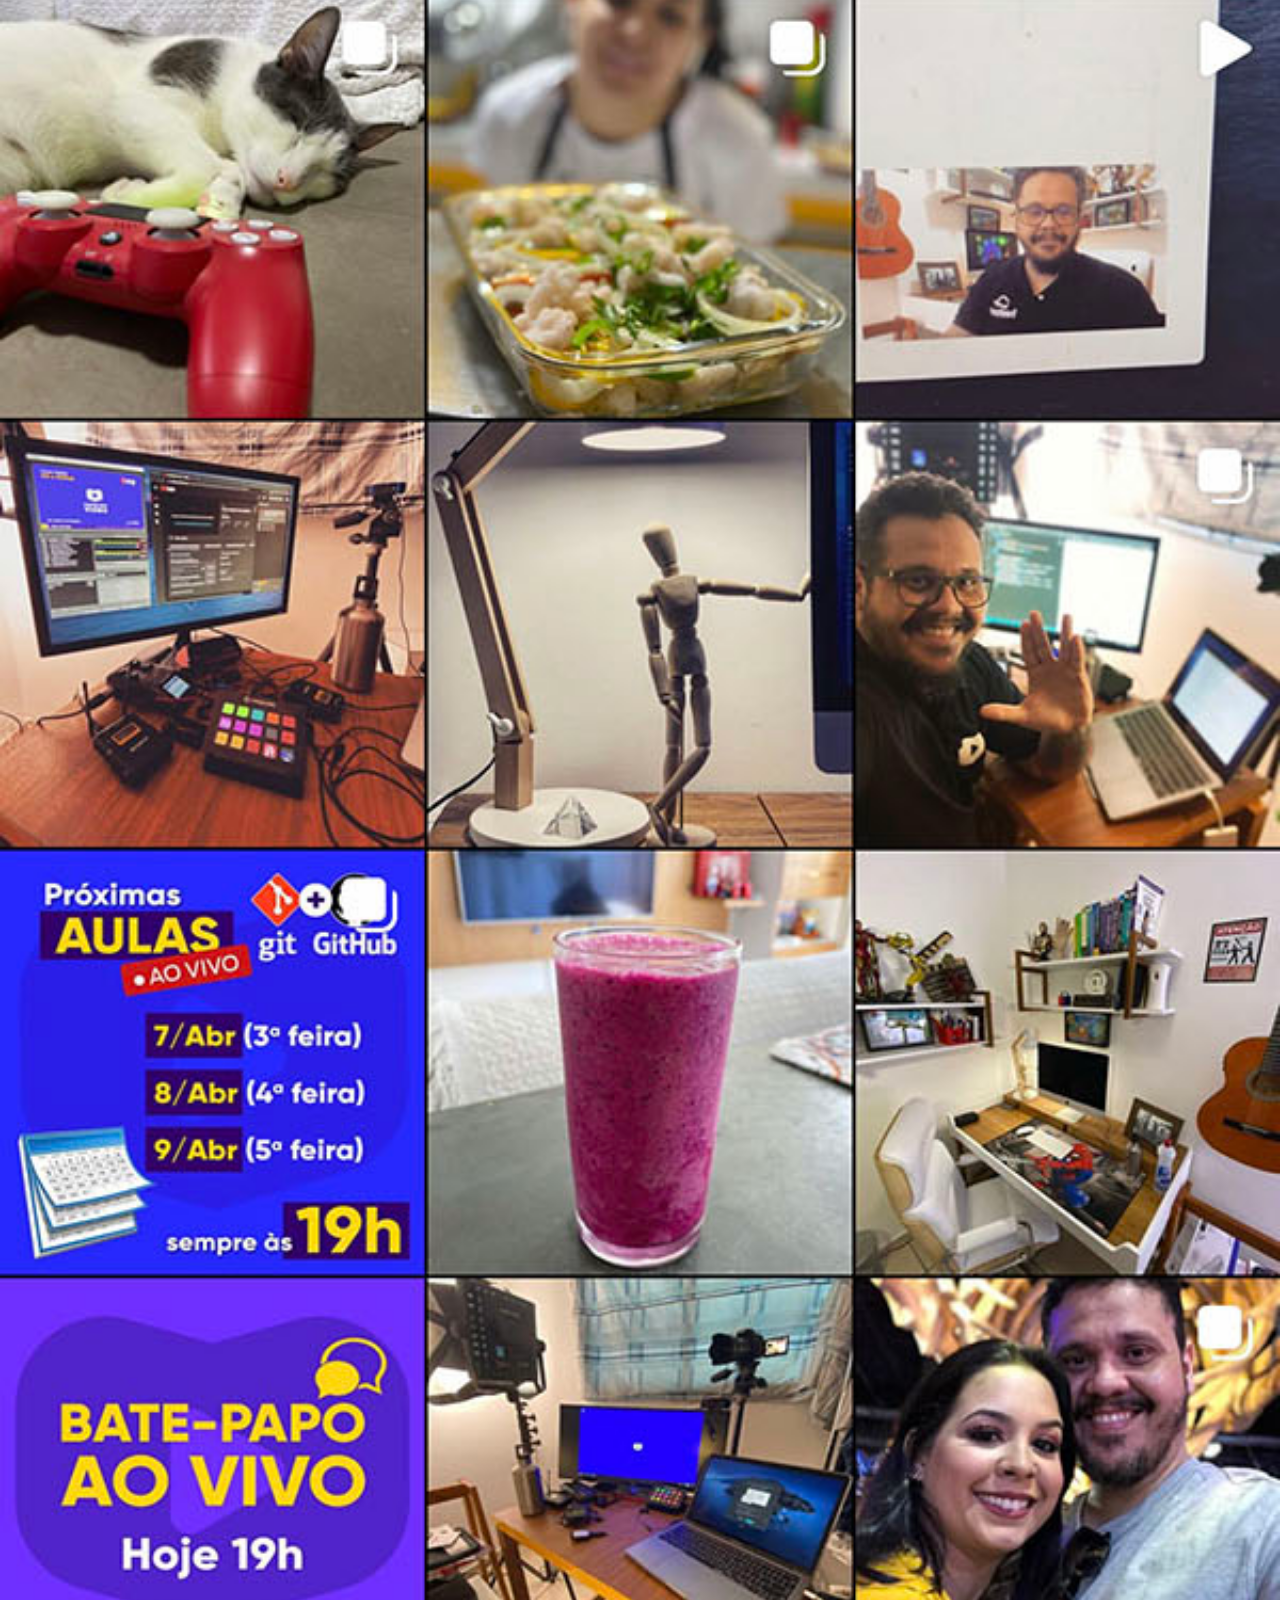
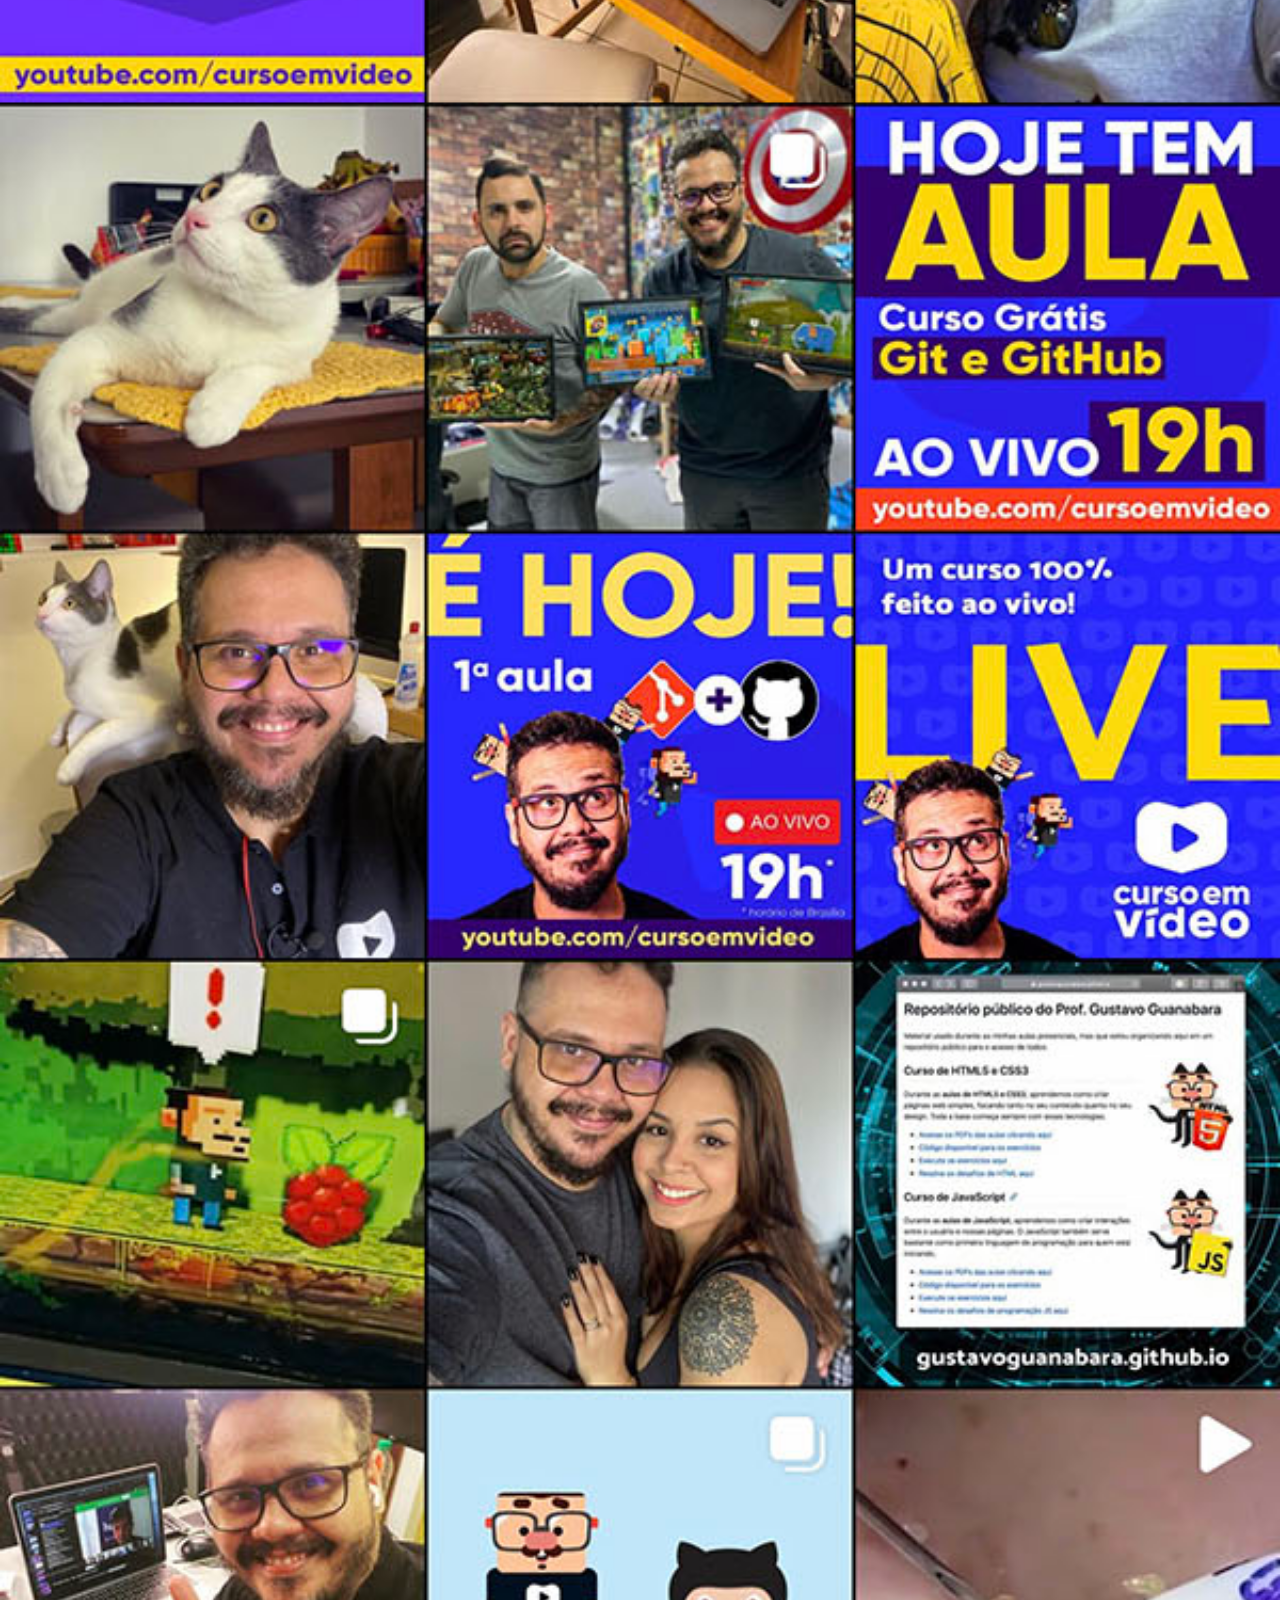
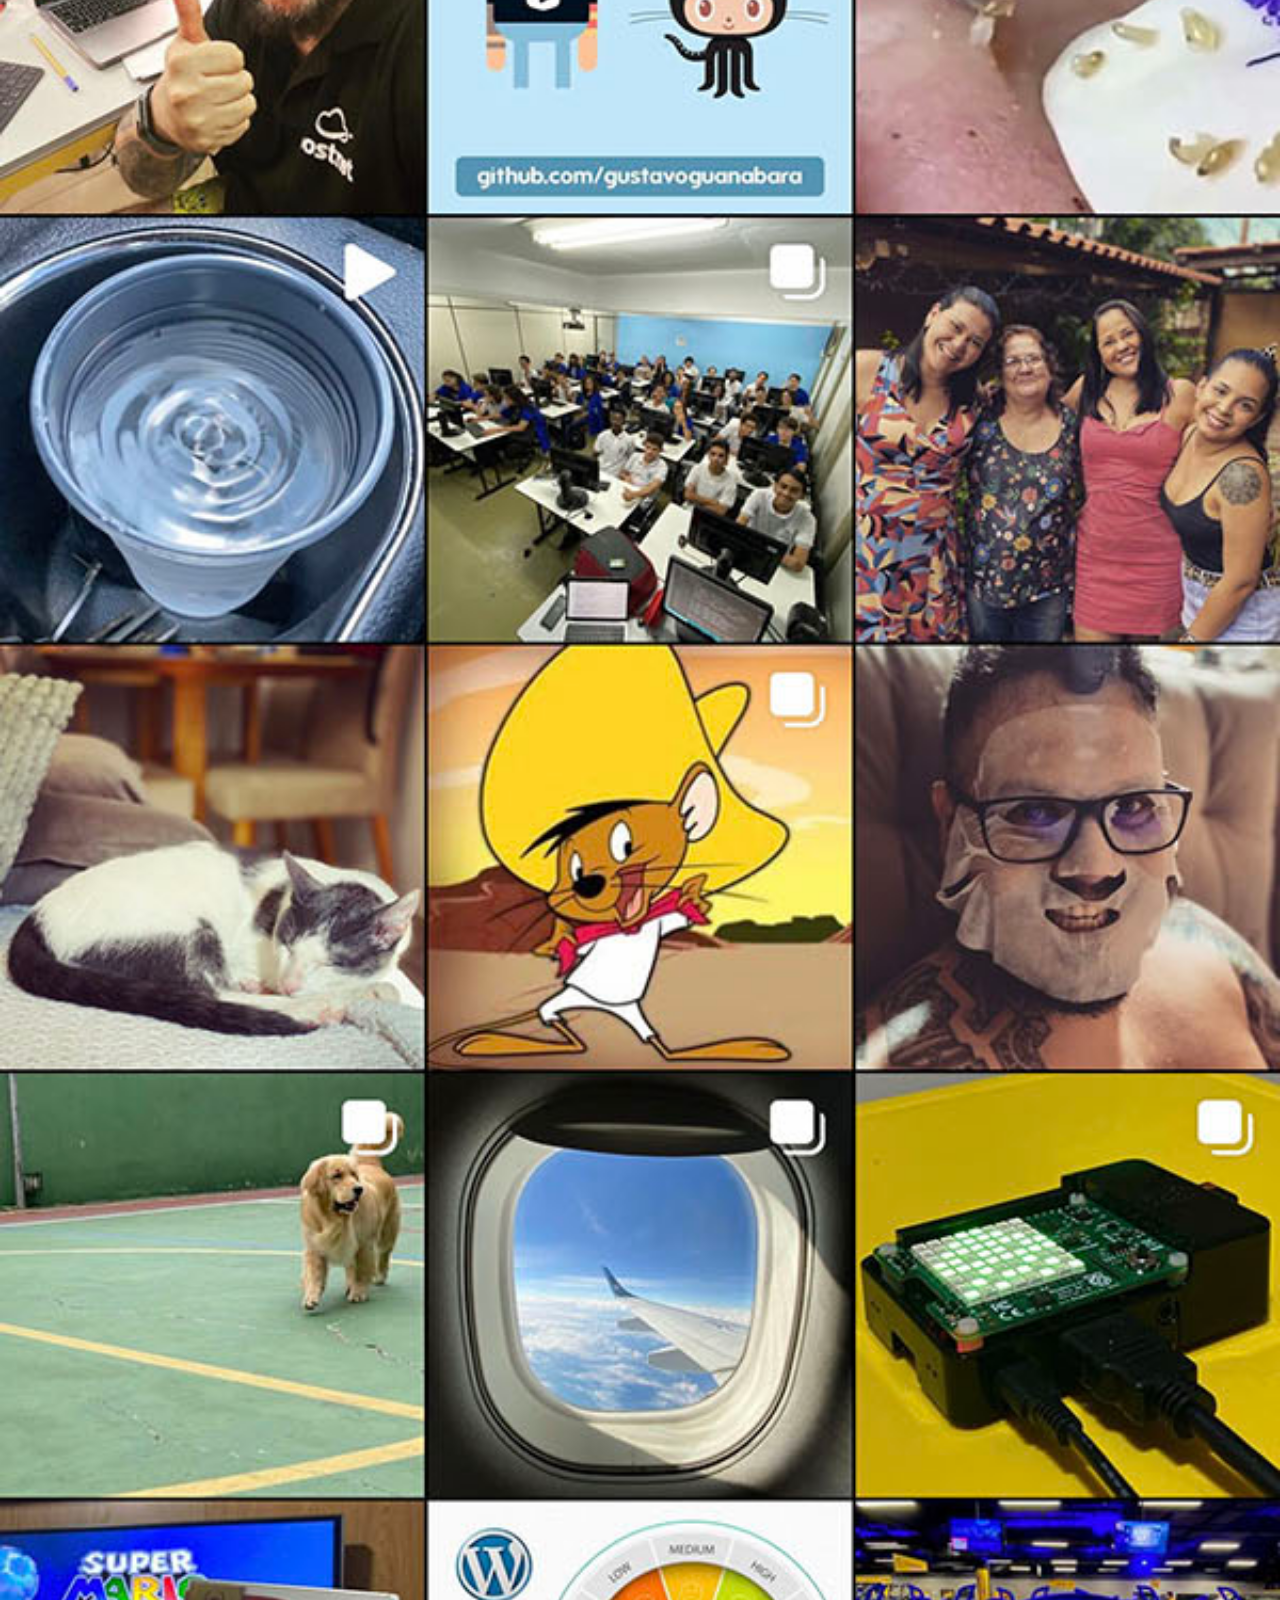
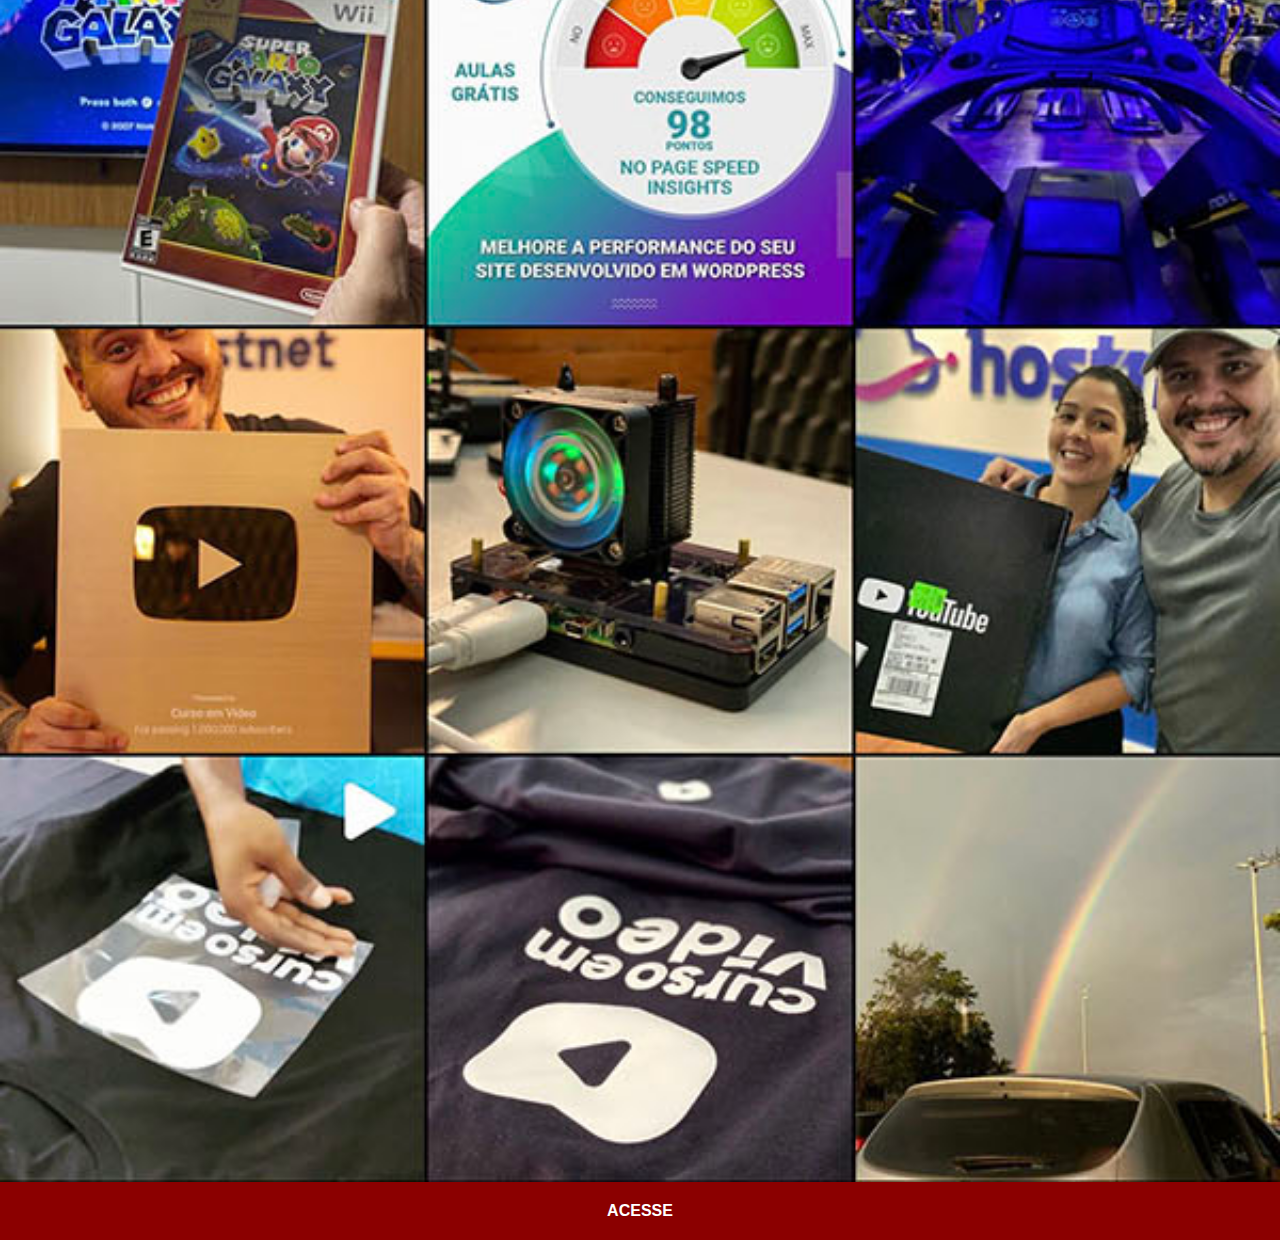
<file: instagram.html>
<!DOCTYPE html>
<html lang="pt-br">
<head>
    <meta charset="UTF-8">
    <meta http-equiv="X-UA-Compatible" content="IE=edge">
    <meta name="viewport" content="width=device-width, initial-scale=1.0">
    <title>Instagram</title>
    <link rel="stylesheet" href="estilos/social.css">
</head>
<body>
    <img src="imagens/tela-instagram.jpg" alt="instagram">
    <a href="https://www.instagram.com/gustavoguanabara" target="_blank">ACESSE</a>
</body>
</html>
</file>
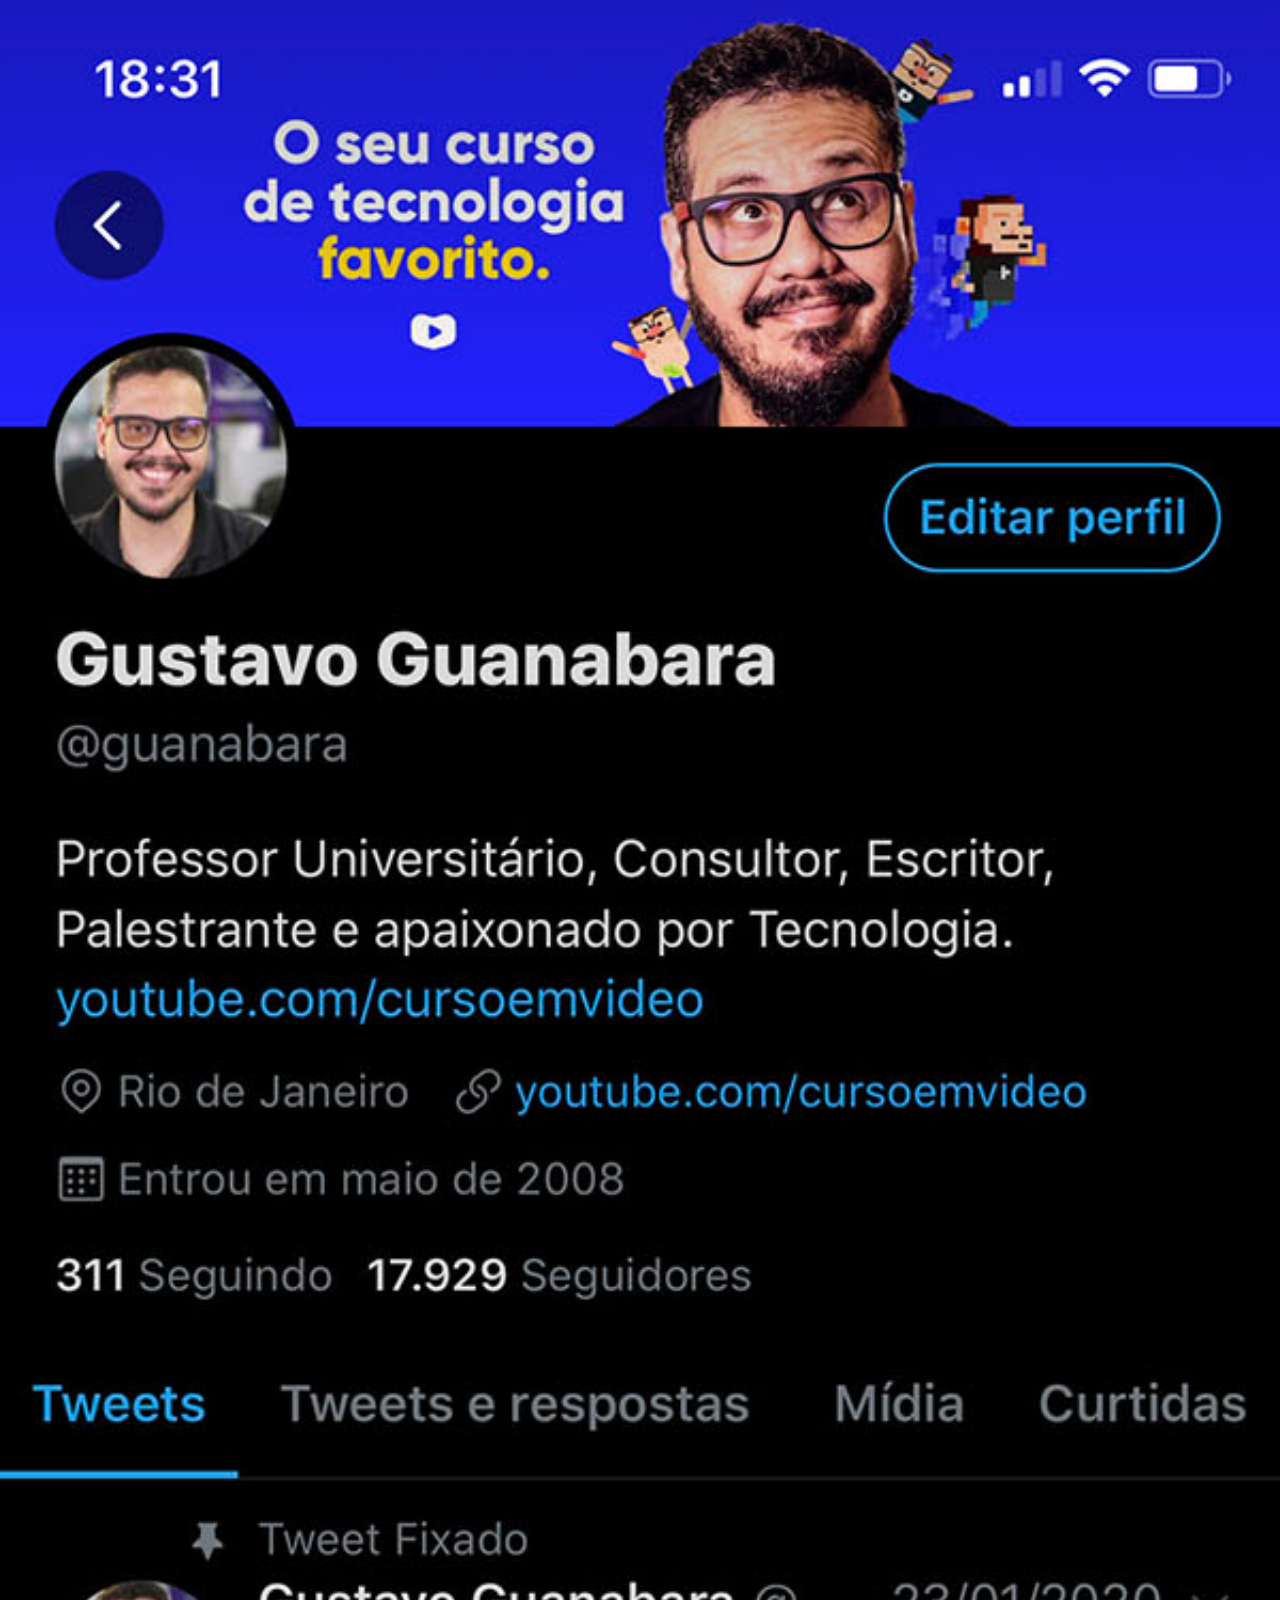
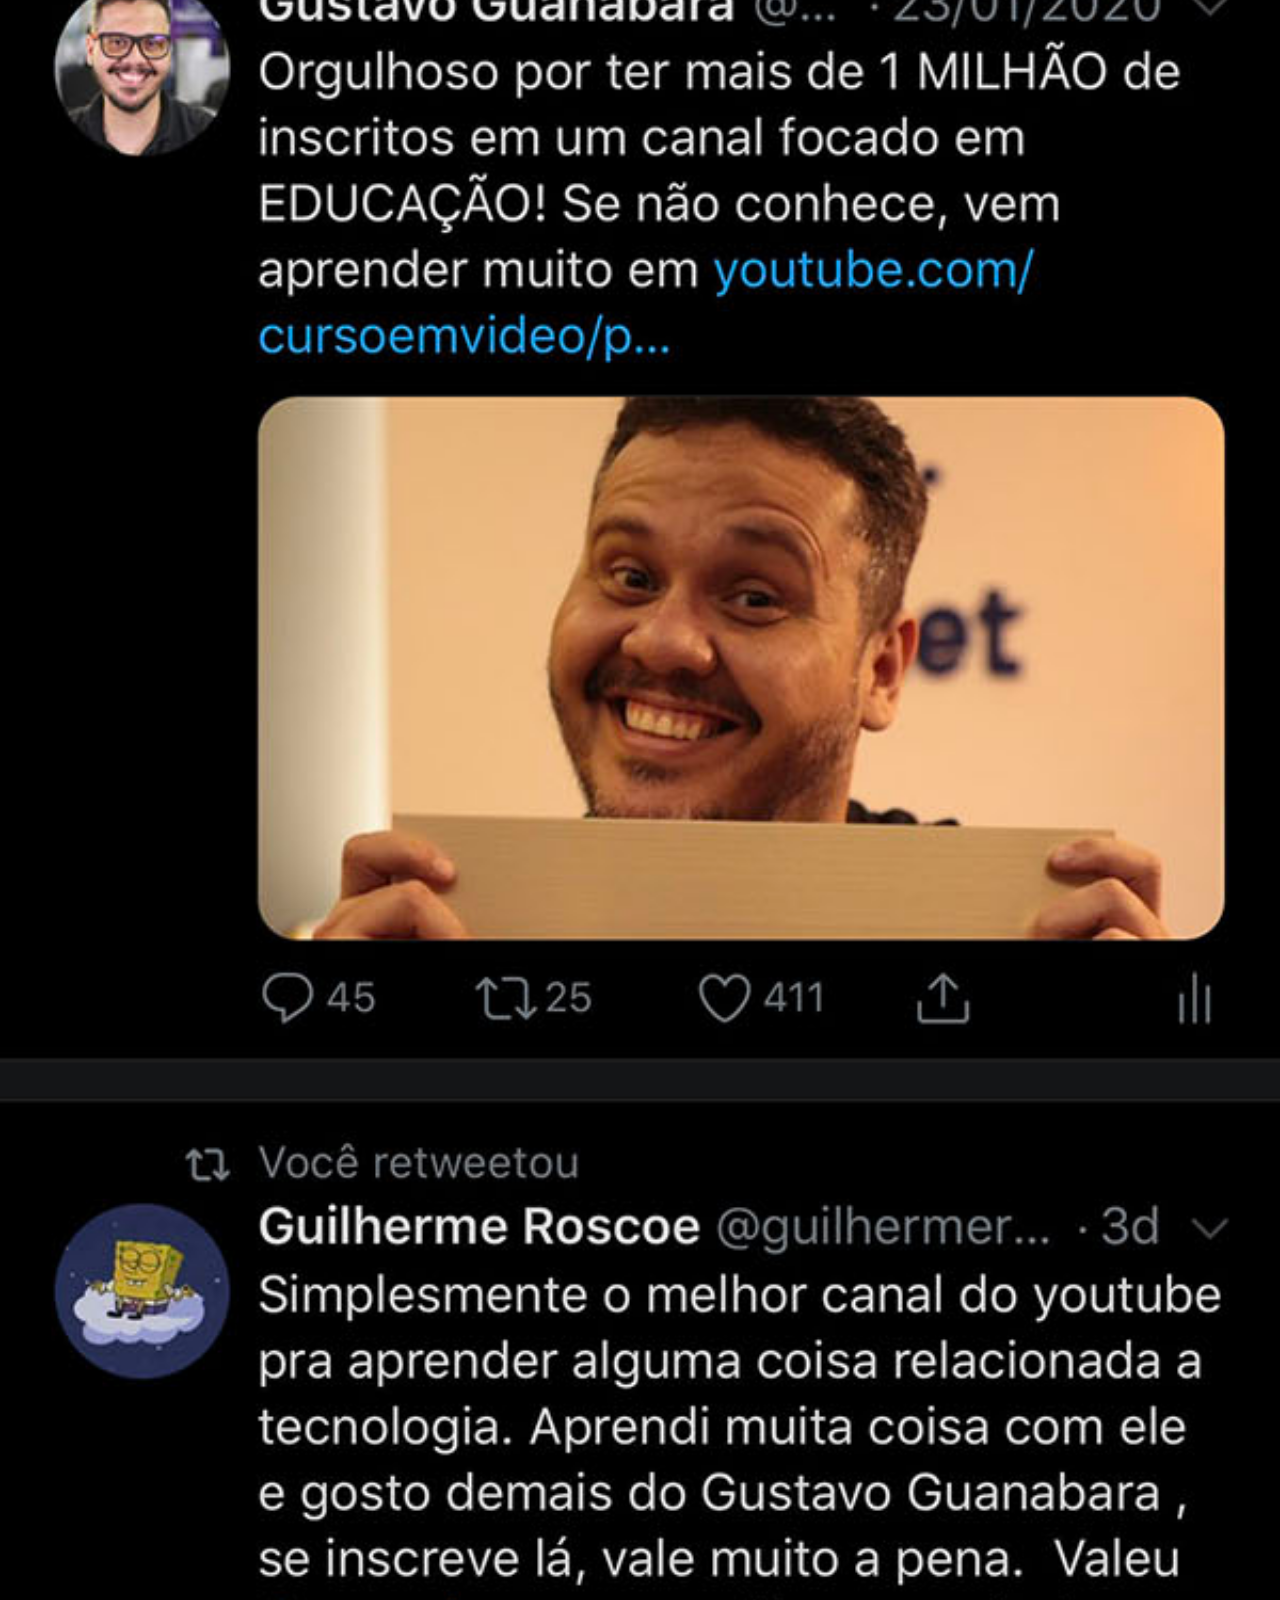
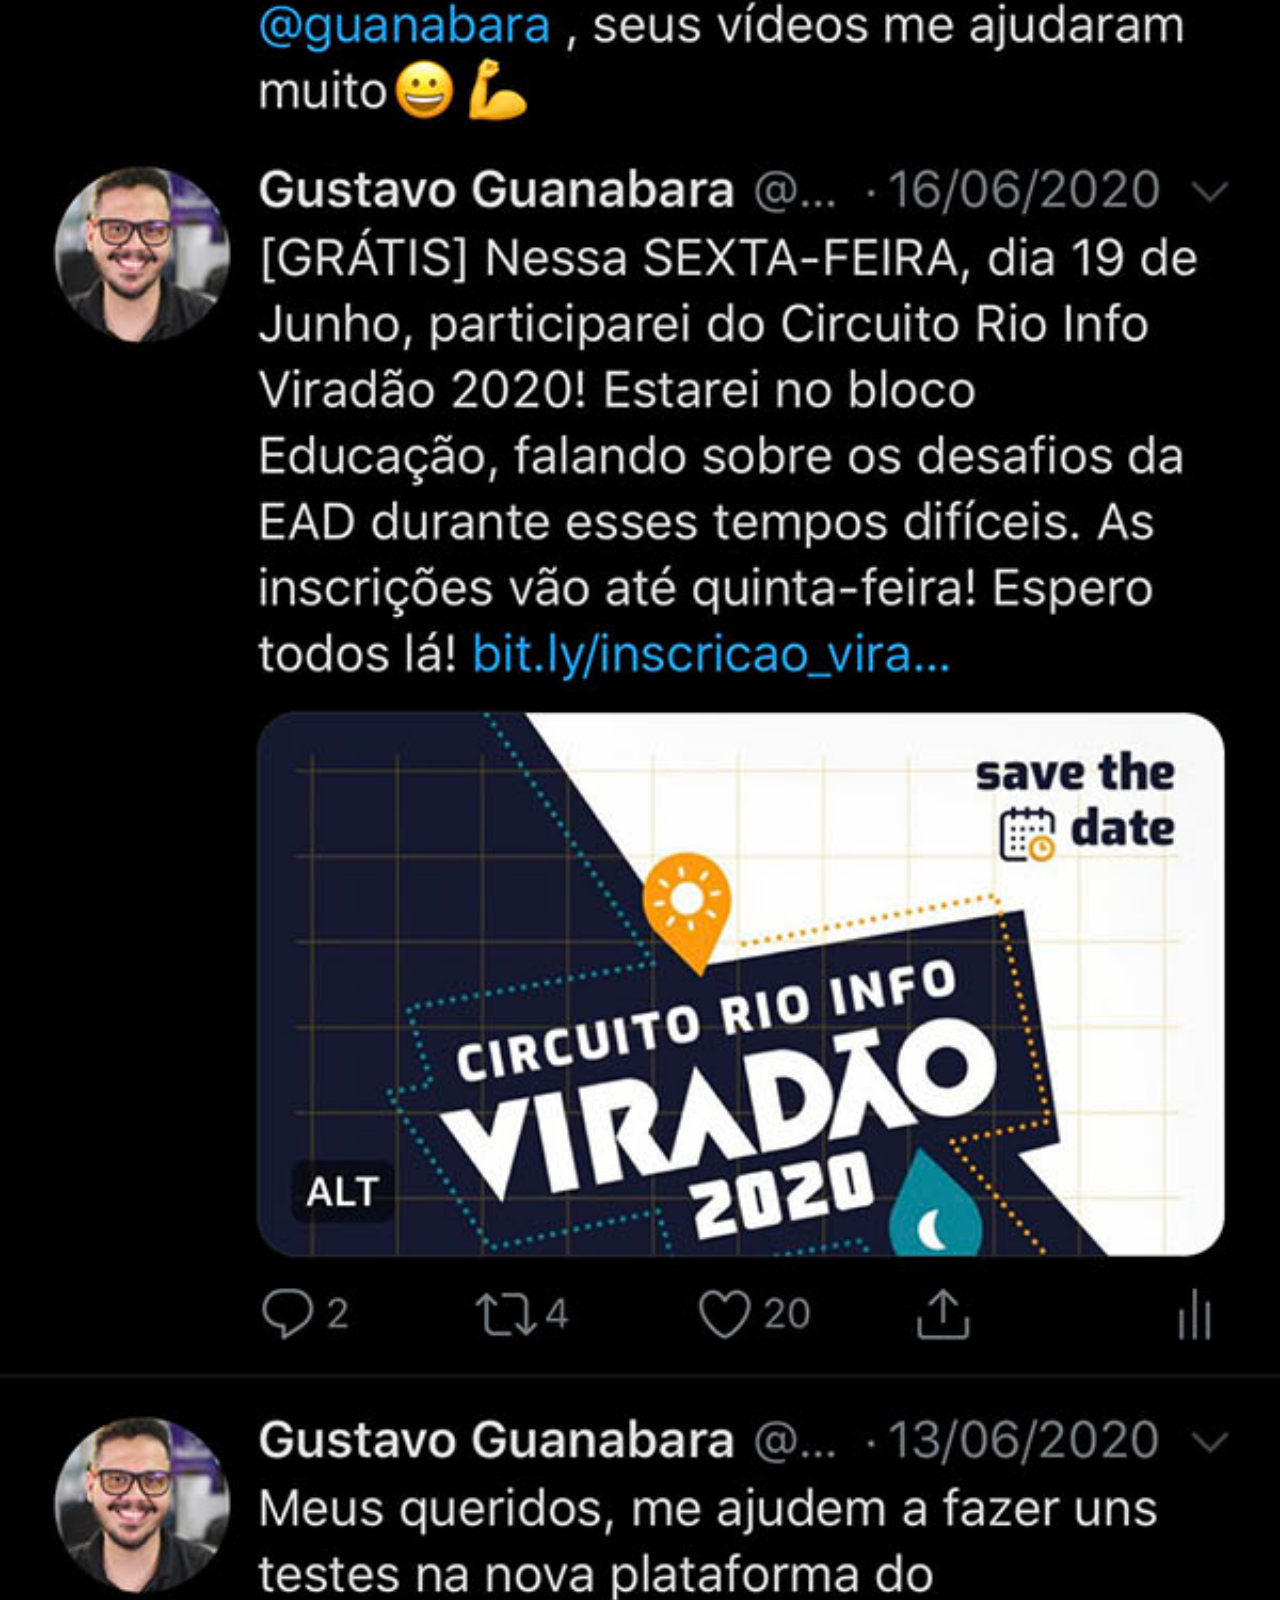
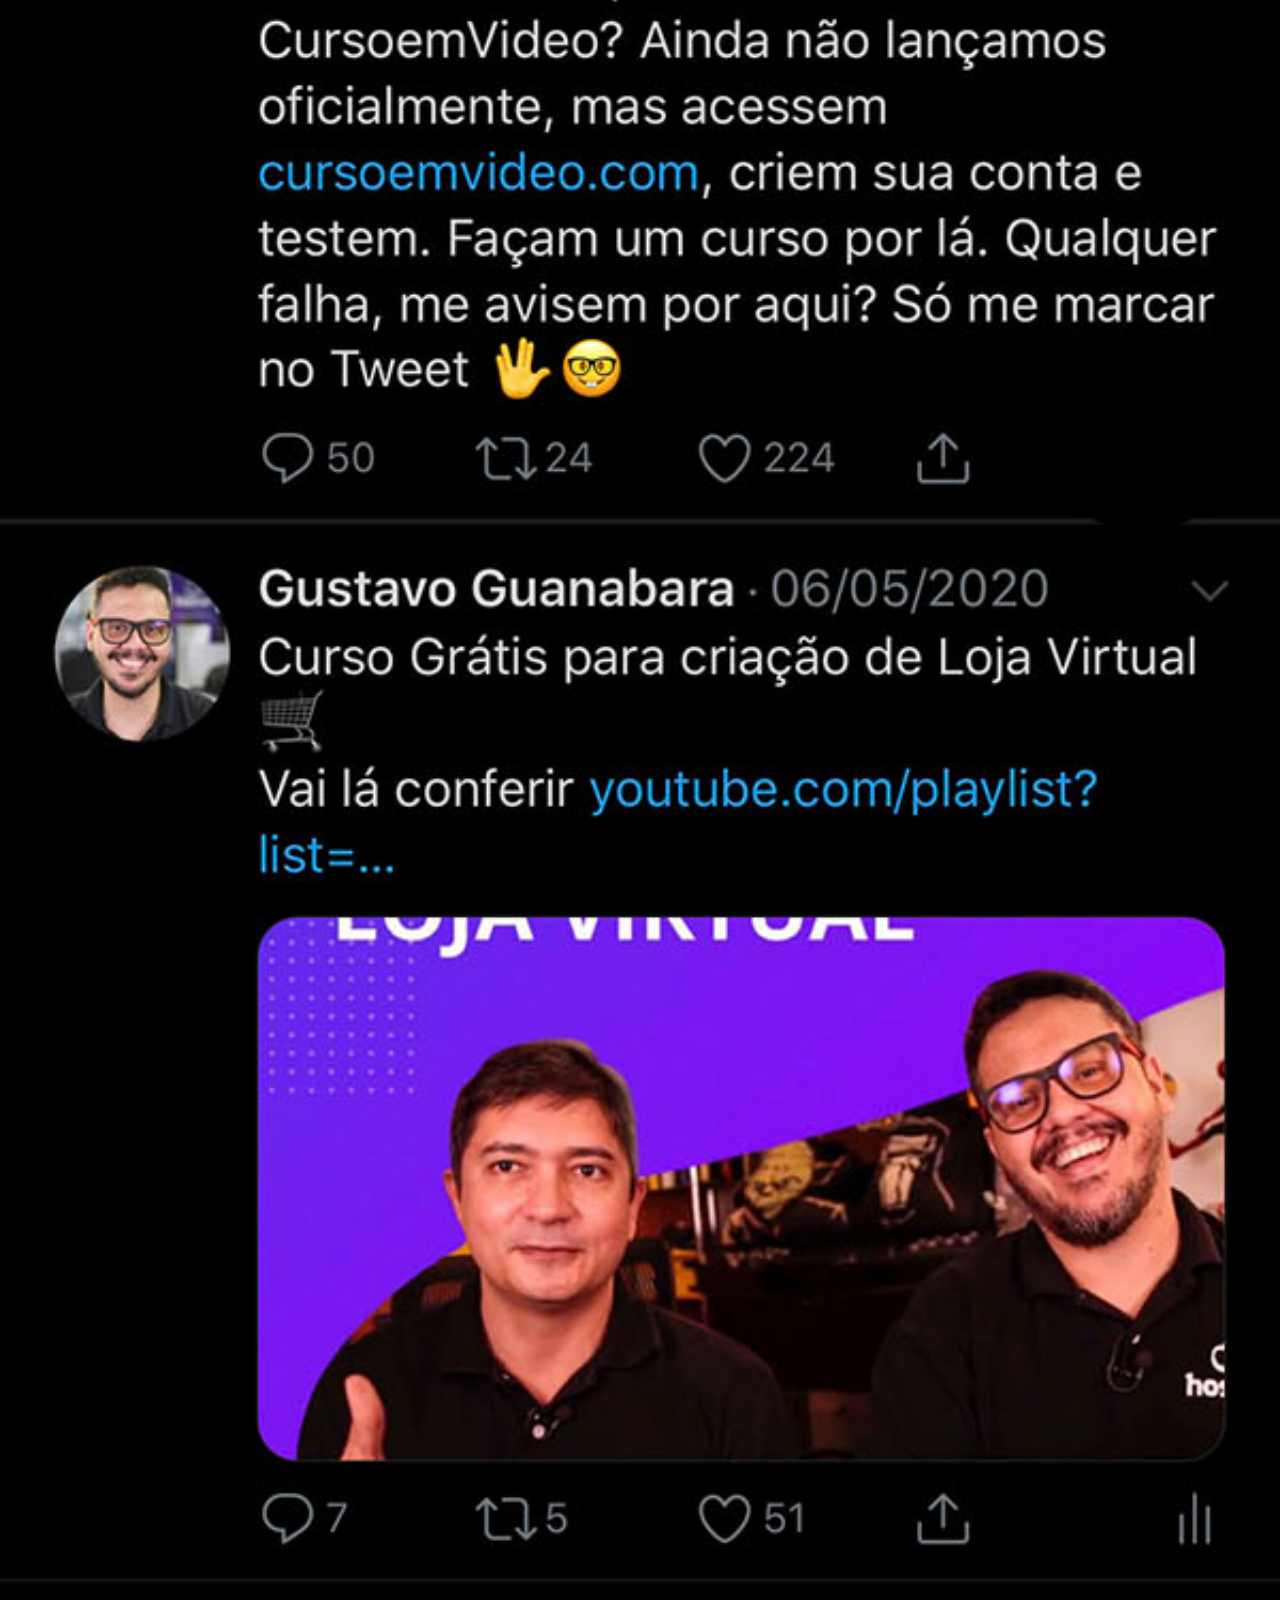
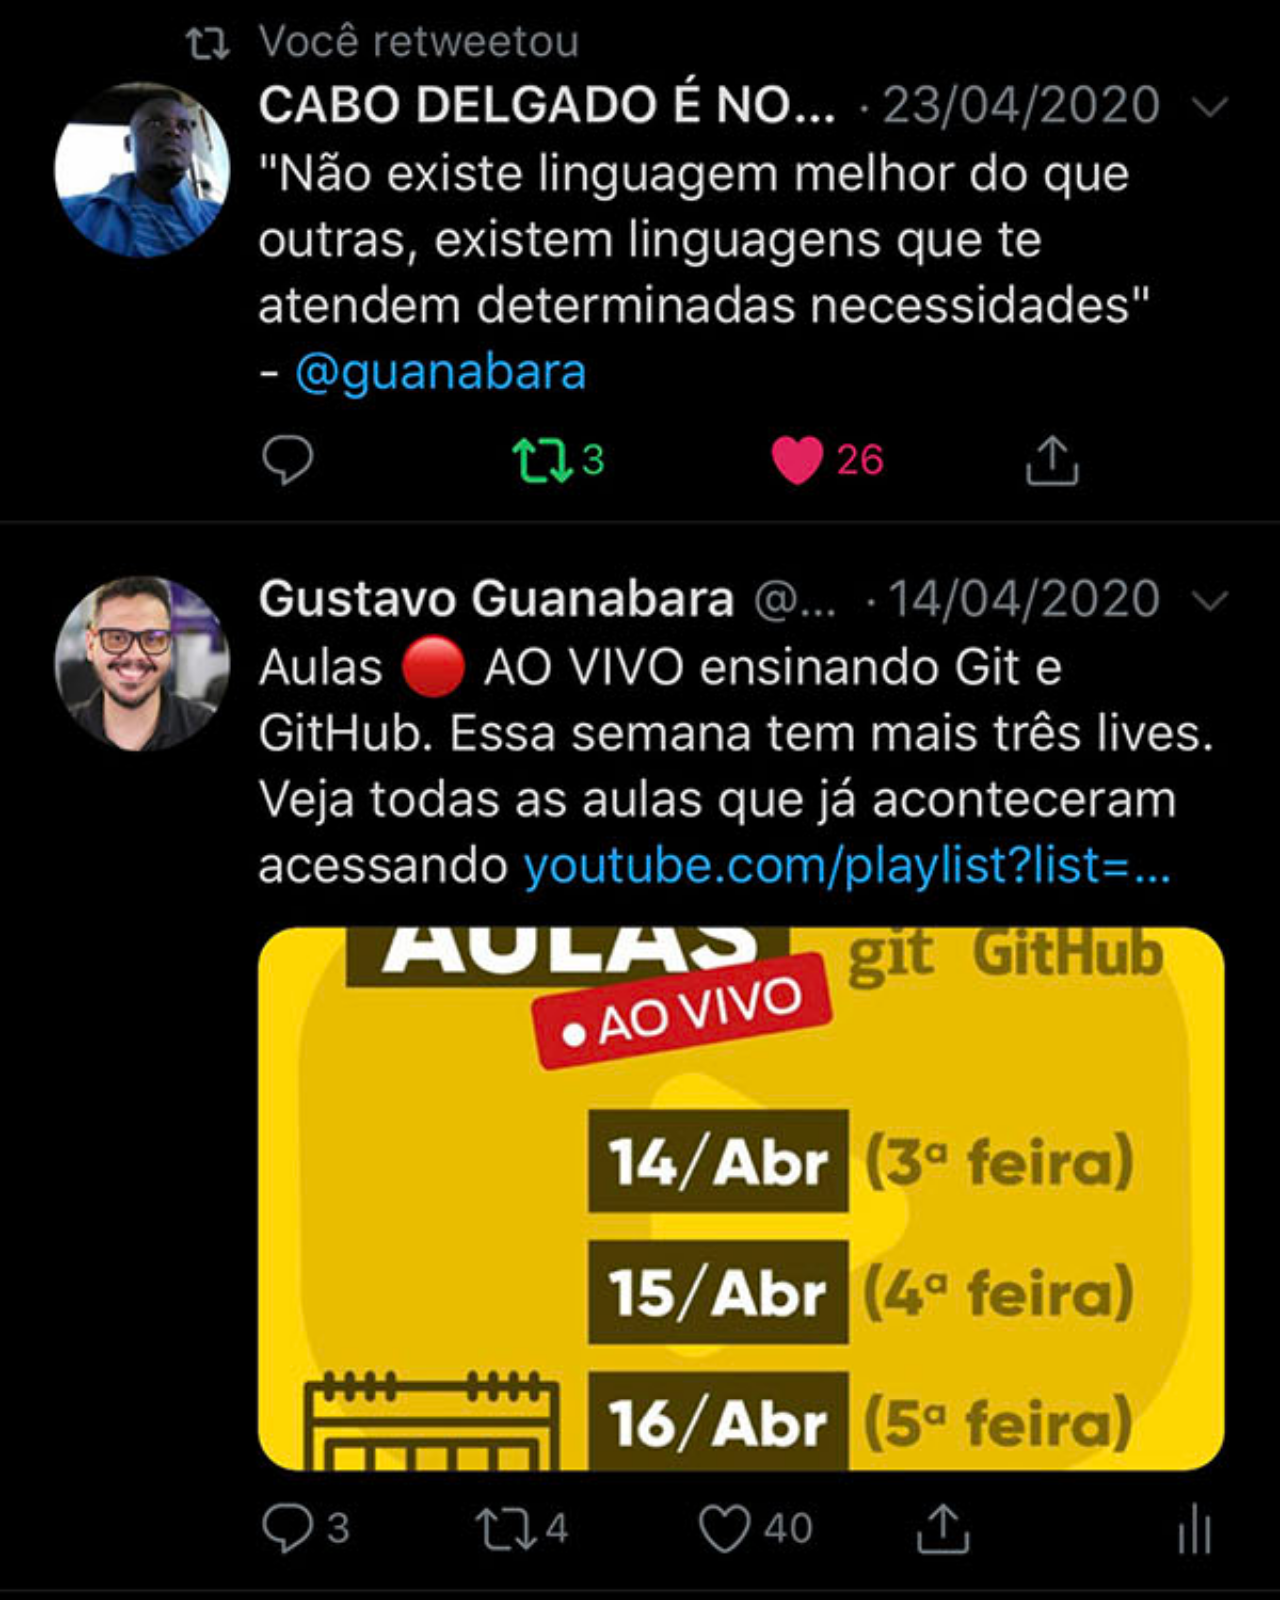
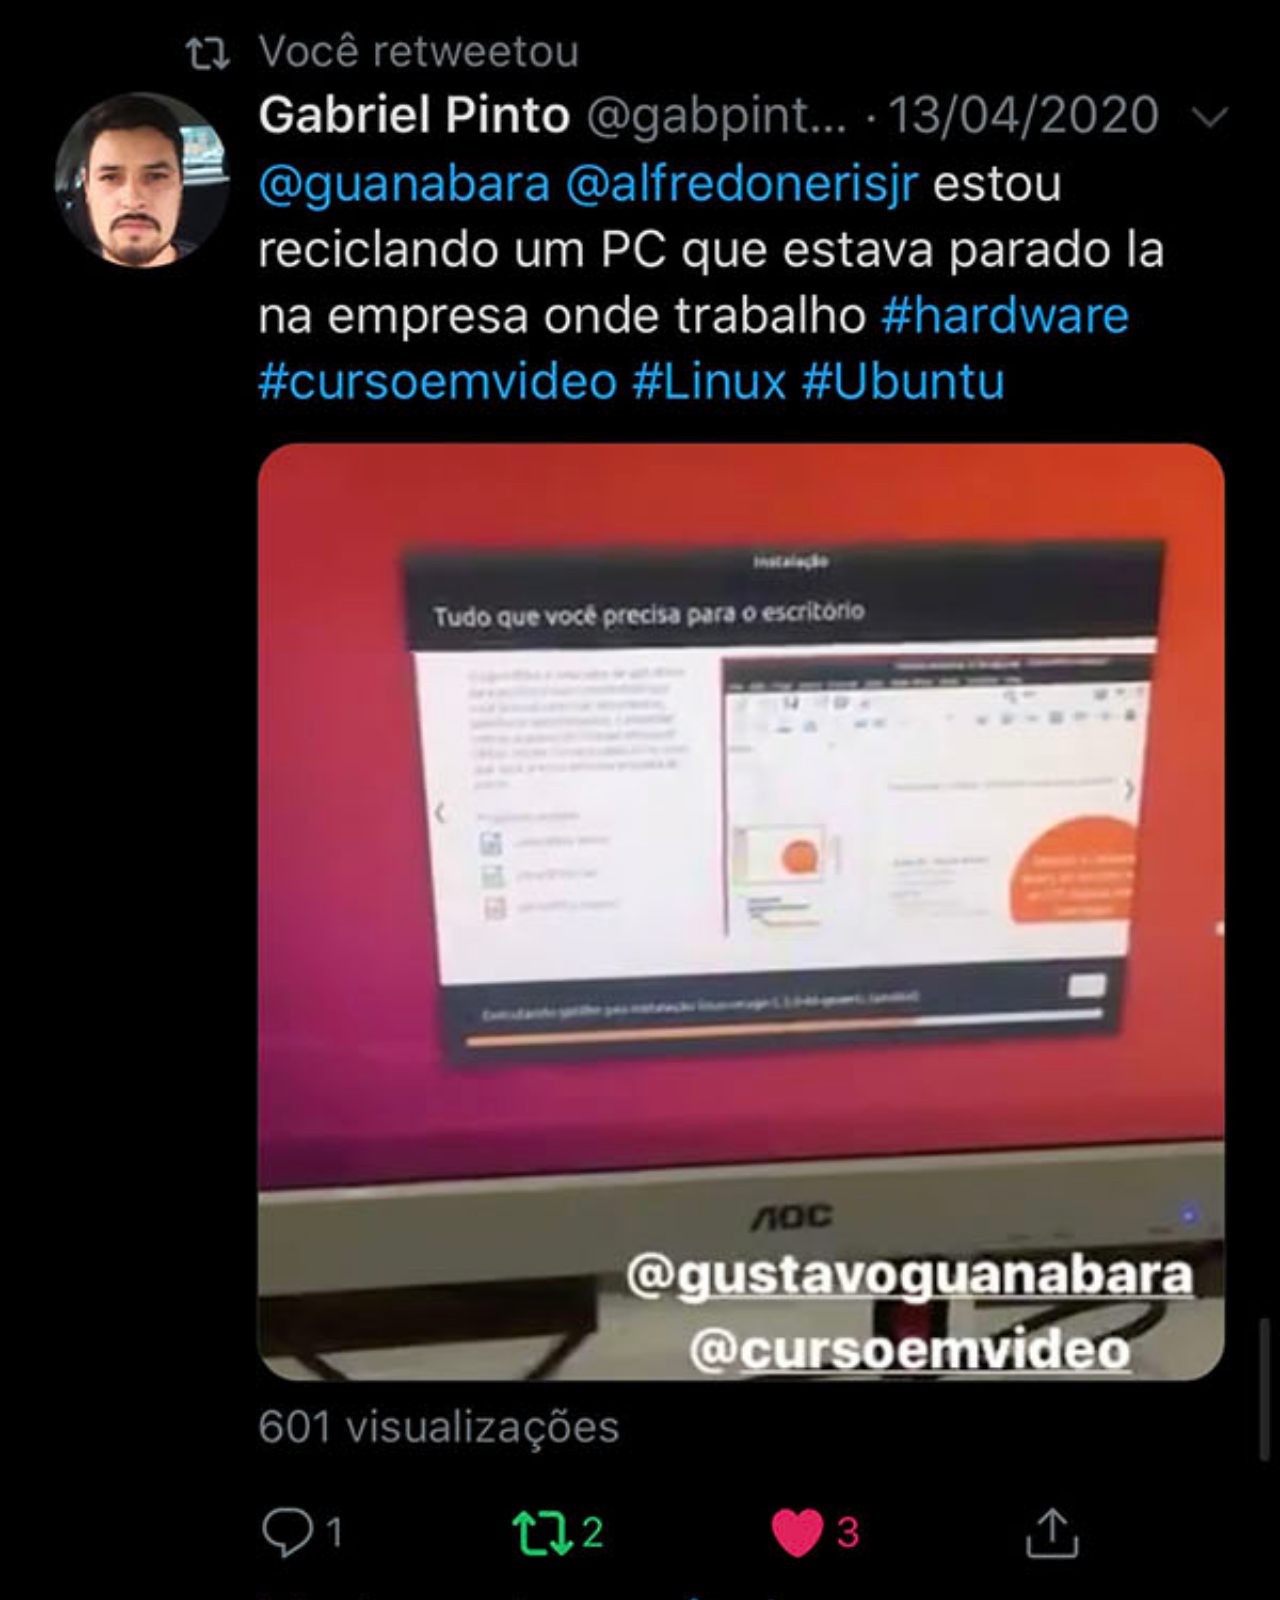
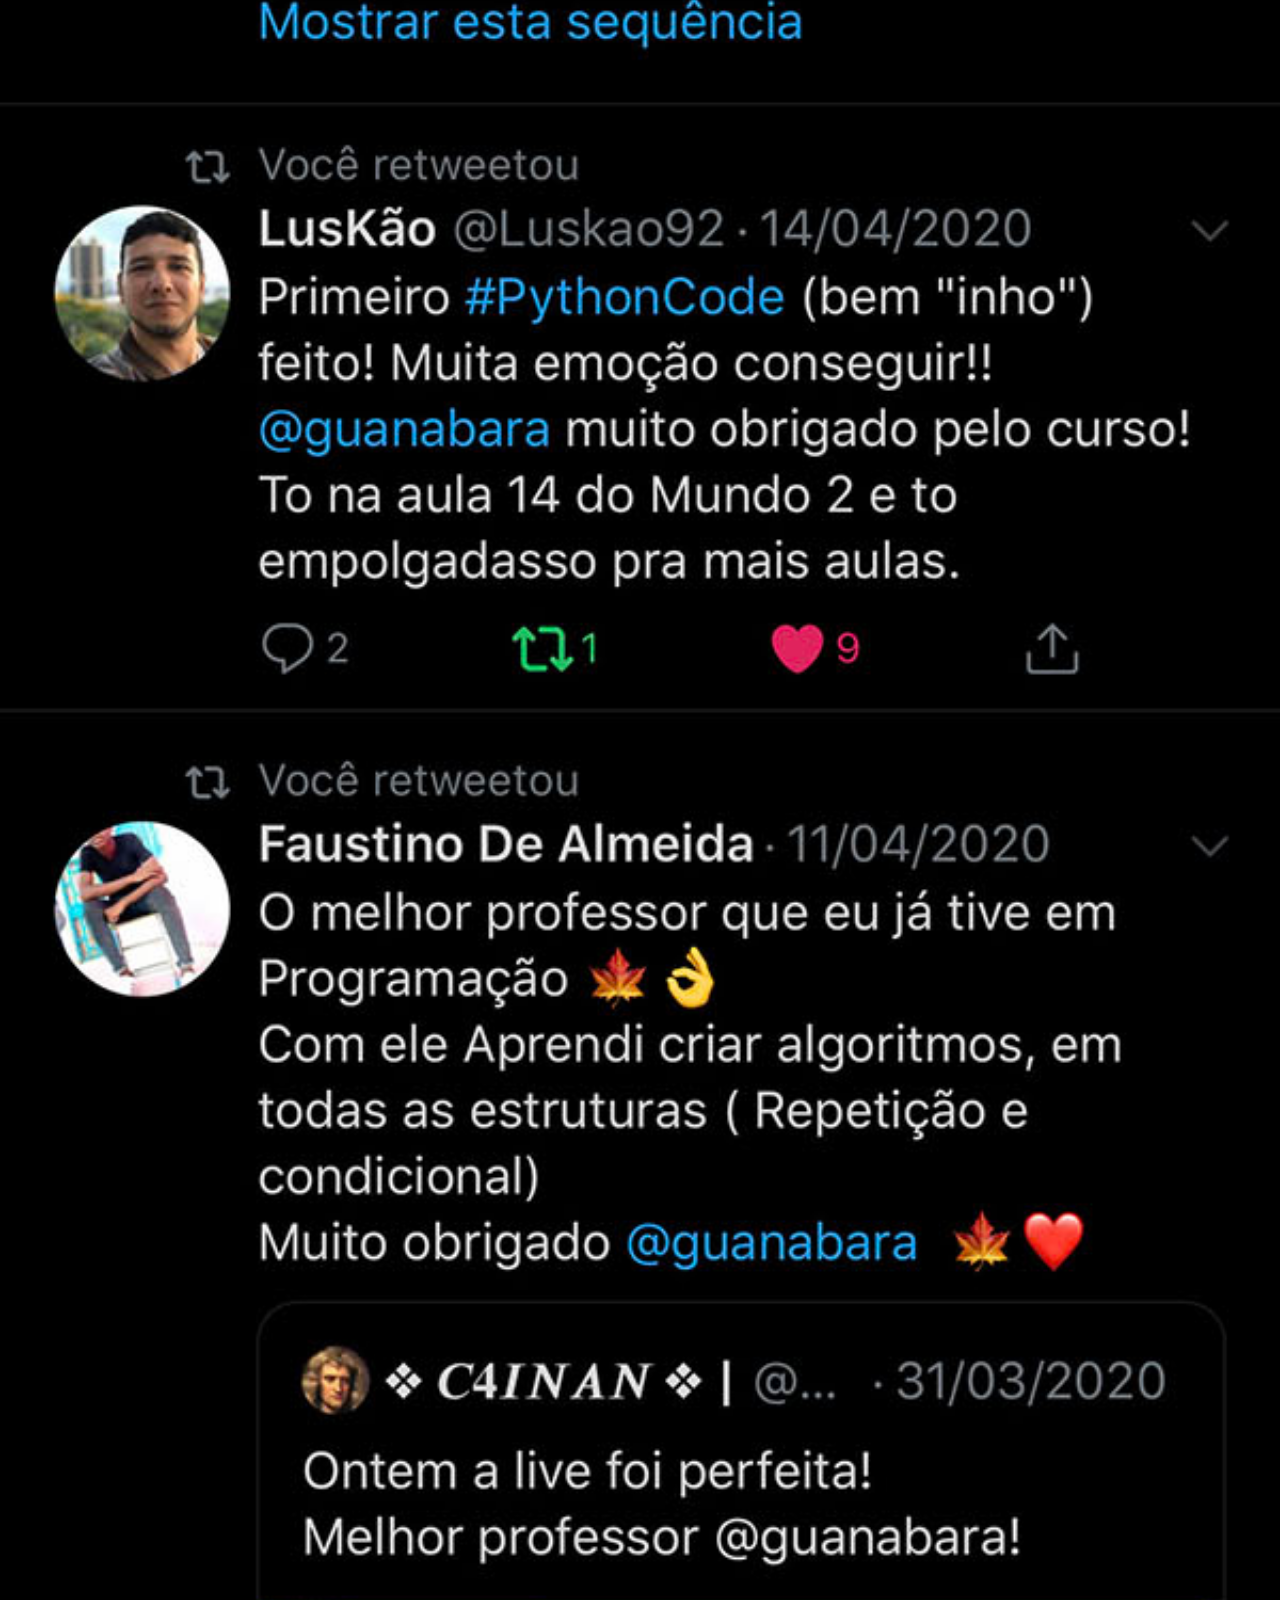
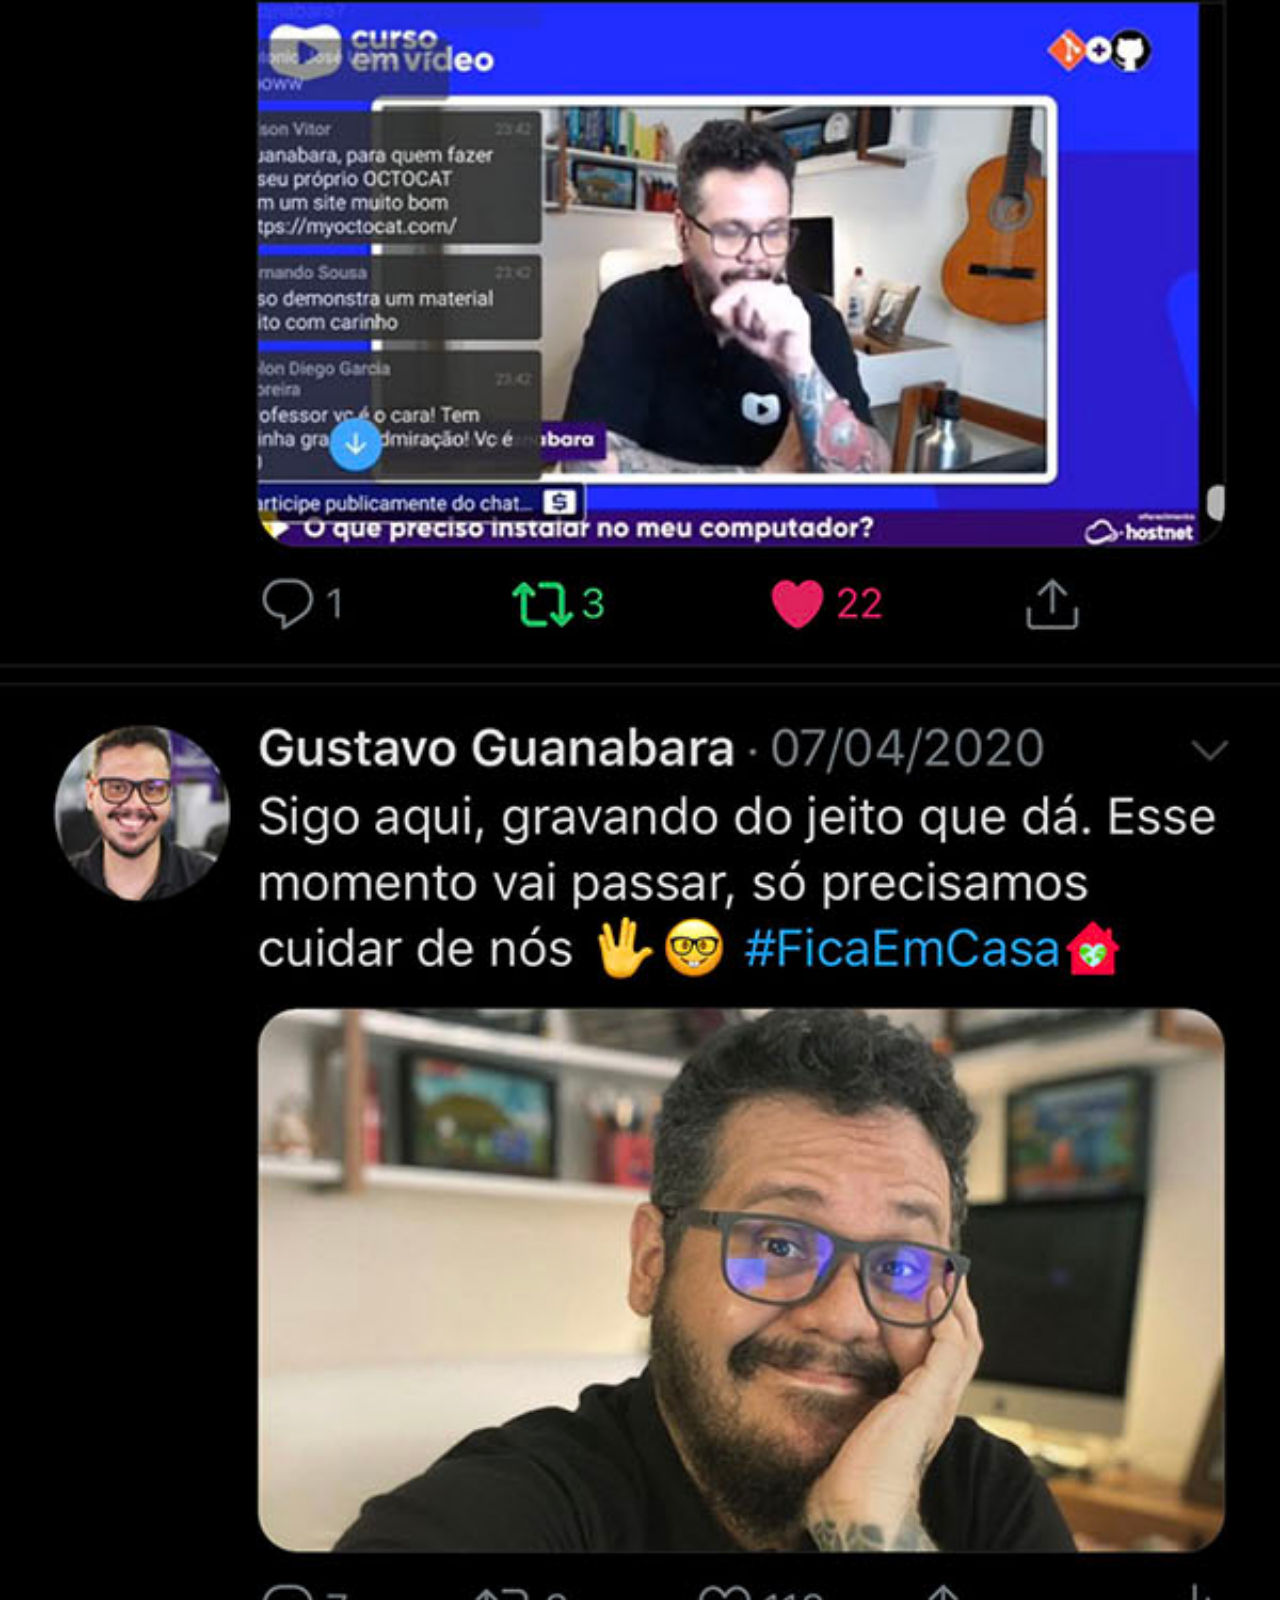
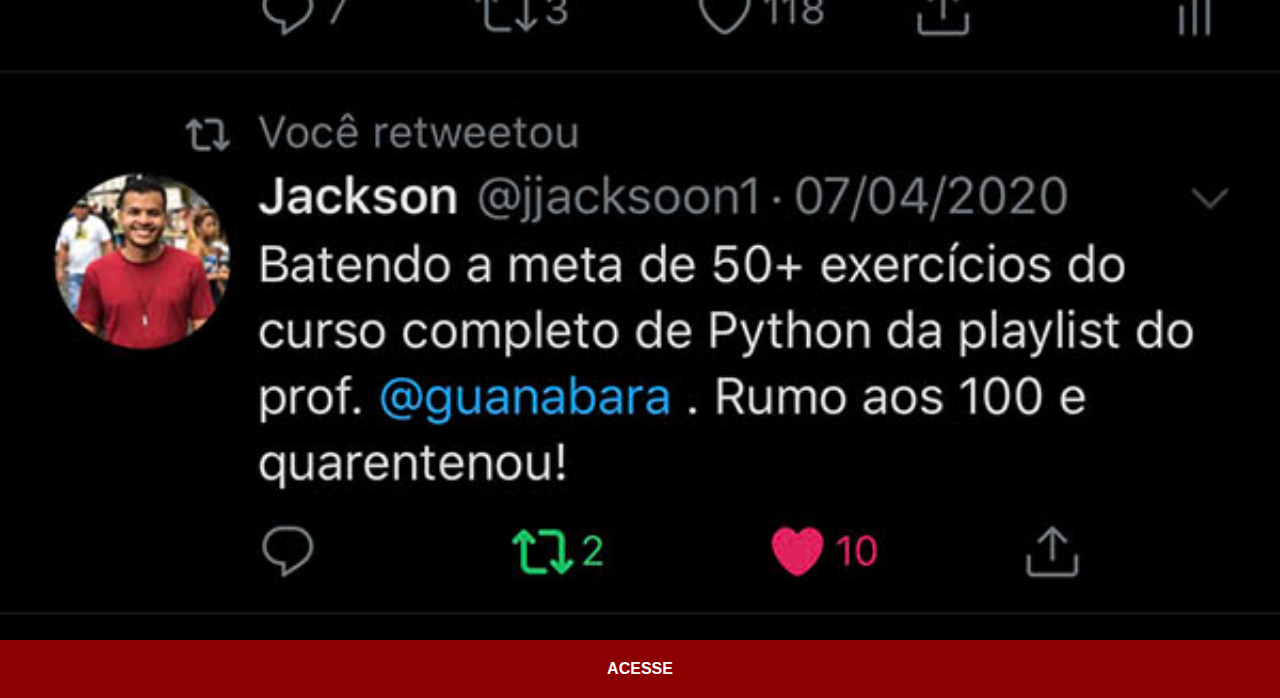
<file: twitter.html>
<!DOCTYPE html>
<html lang="pt-br">
<head>
    <meta charset="UTF-8">
    <meta http-equiv="X-UA-Compatible" content="IE=edge">
    <meta name="viewport" content="width=device-width, initial-scale=1.0">
    <title>Twitter</title>
    <link rel="stylesheet" href="estilos/social.css">
</head>
<body>
    <img src="imagens/tela-twitter.jpg" alt="twitter">
   <a href="https://twitter.com/guanabara" target="_blank">ACESSE</a>
</body>
</html>
</file>
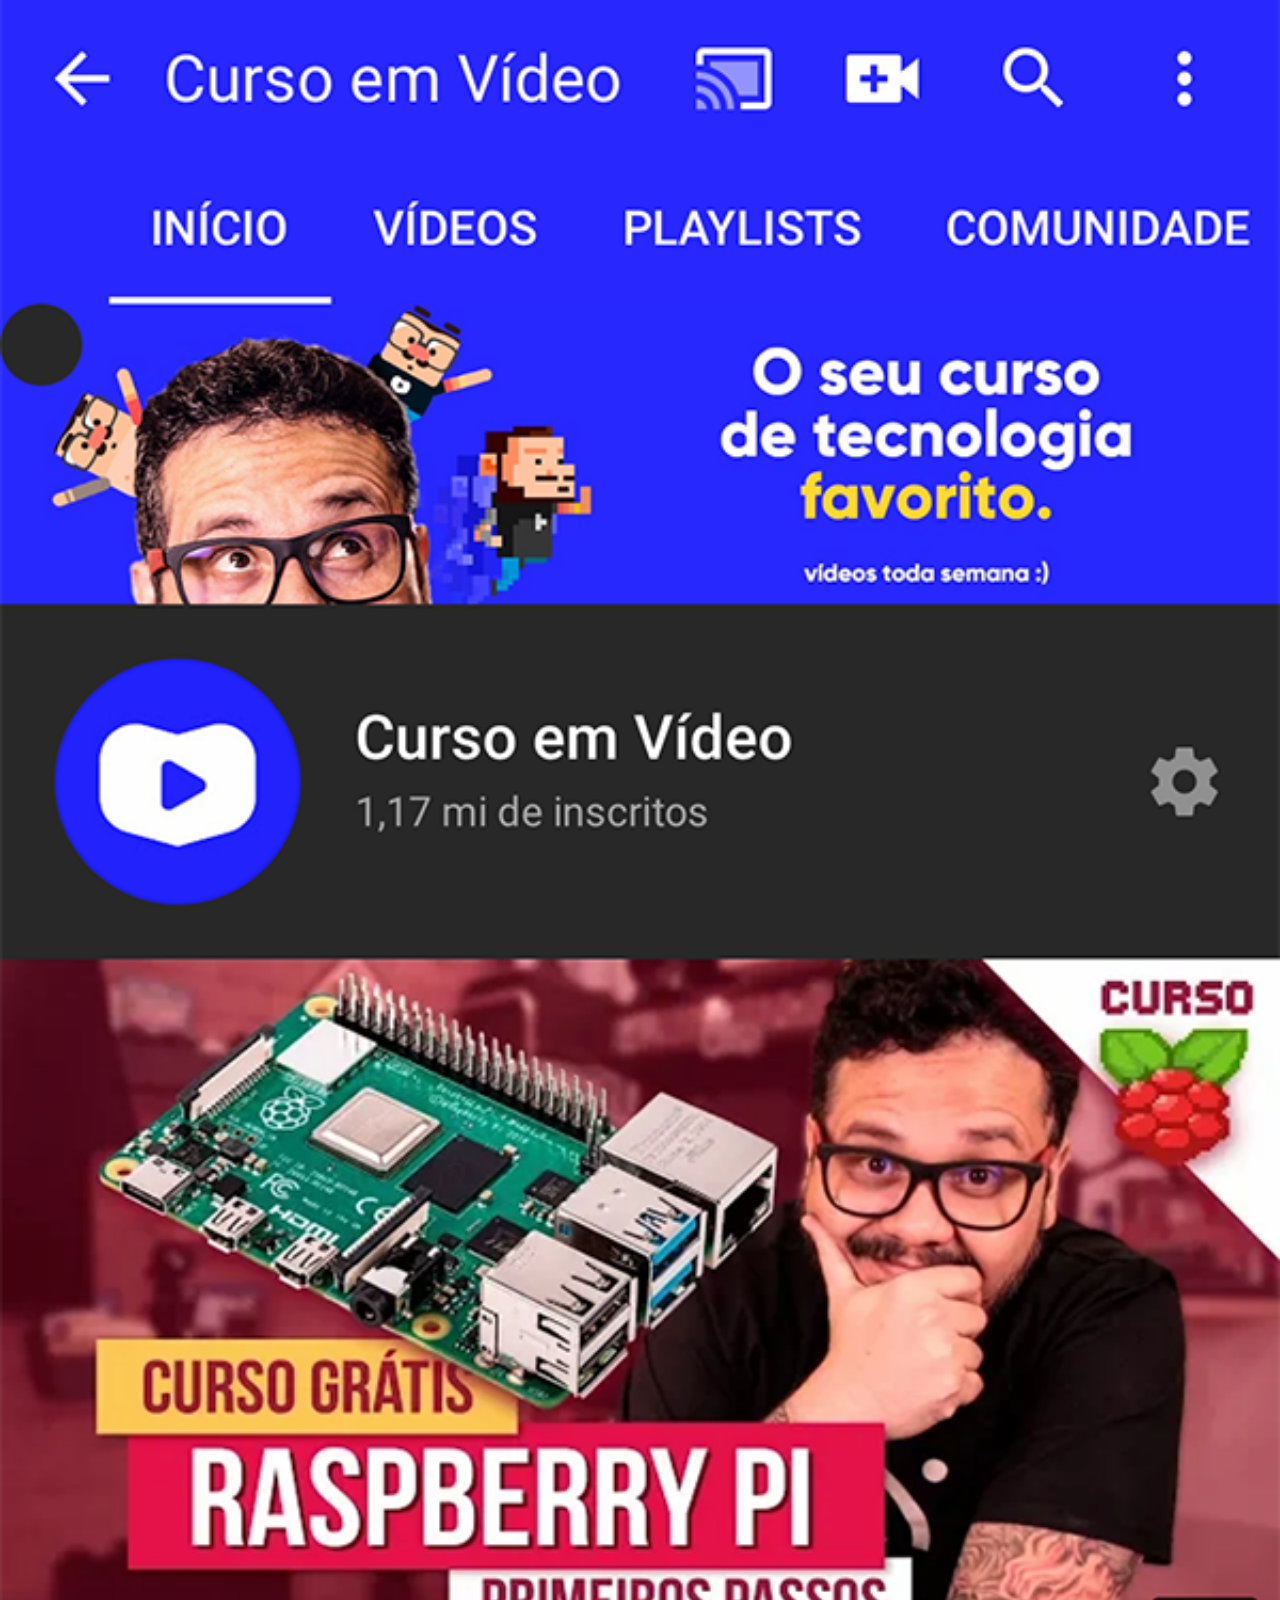
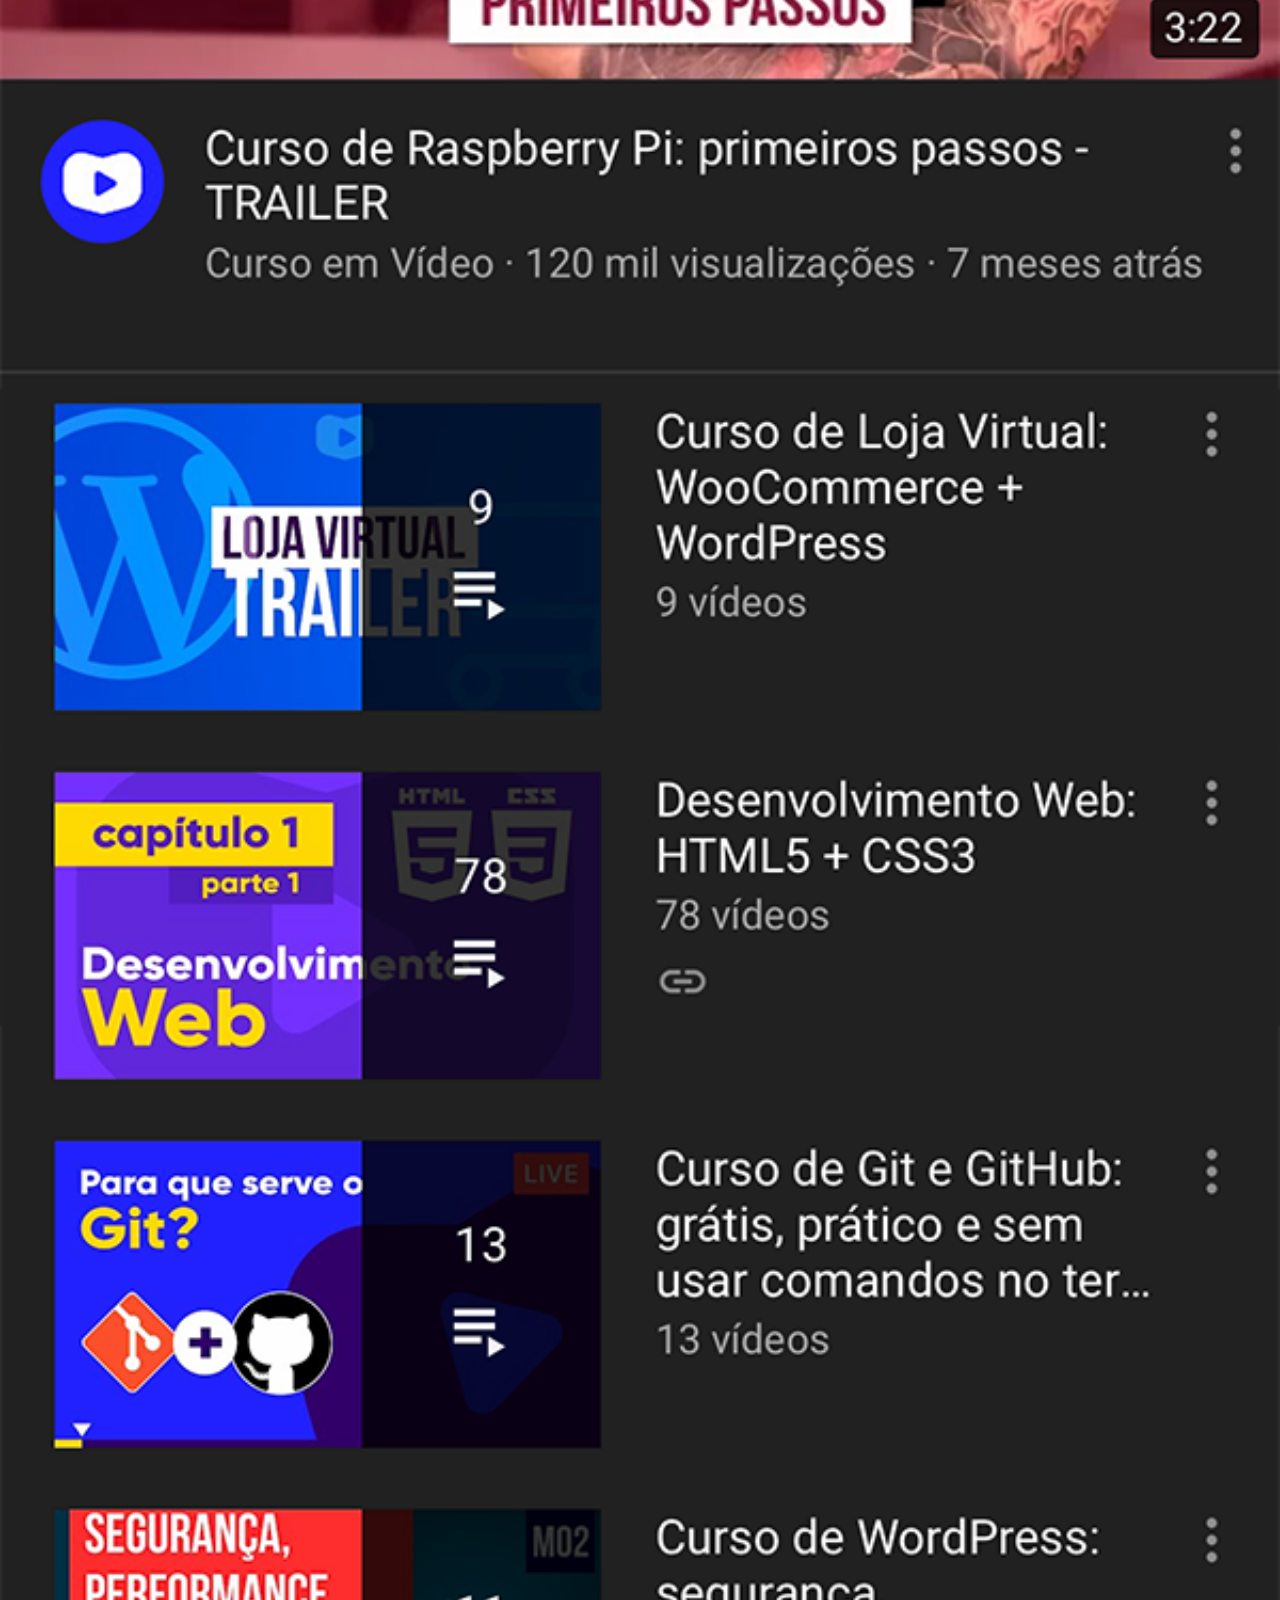
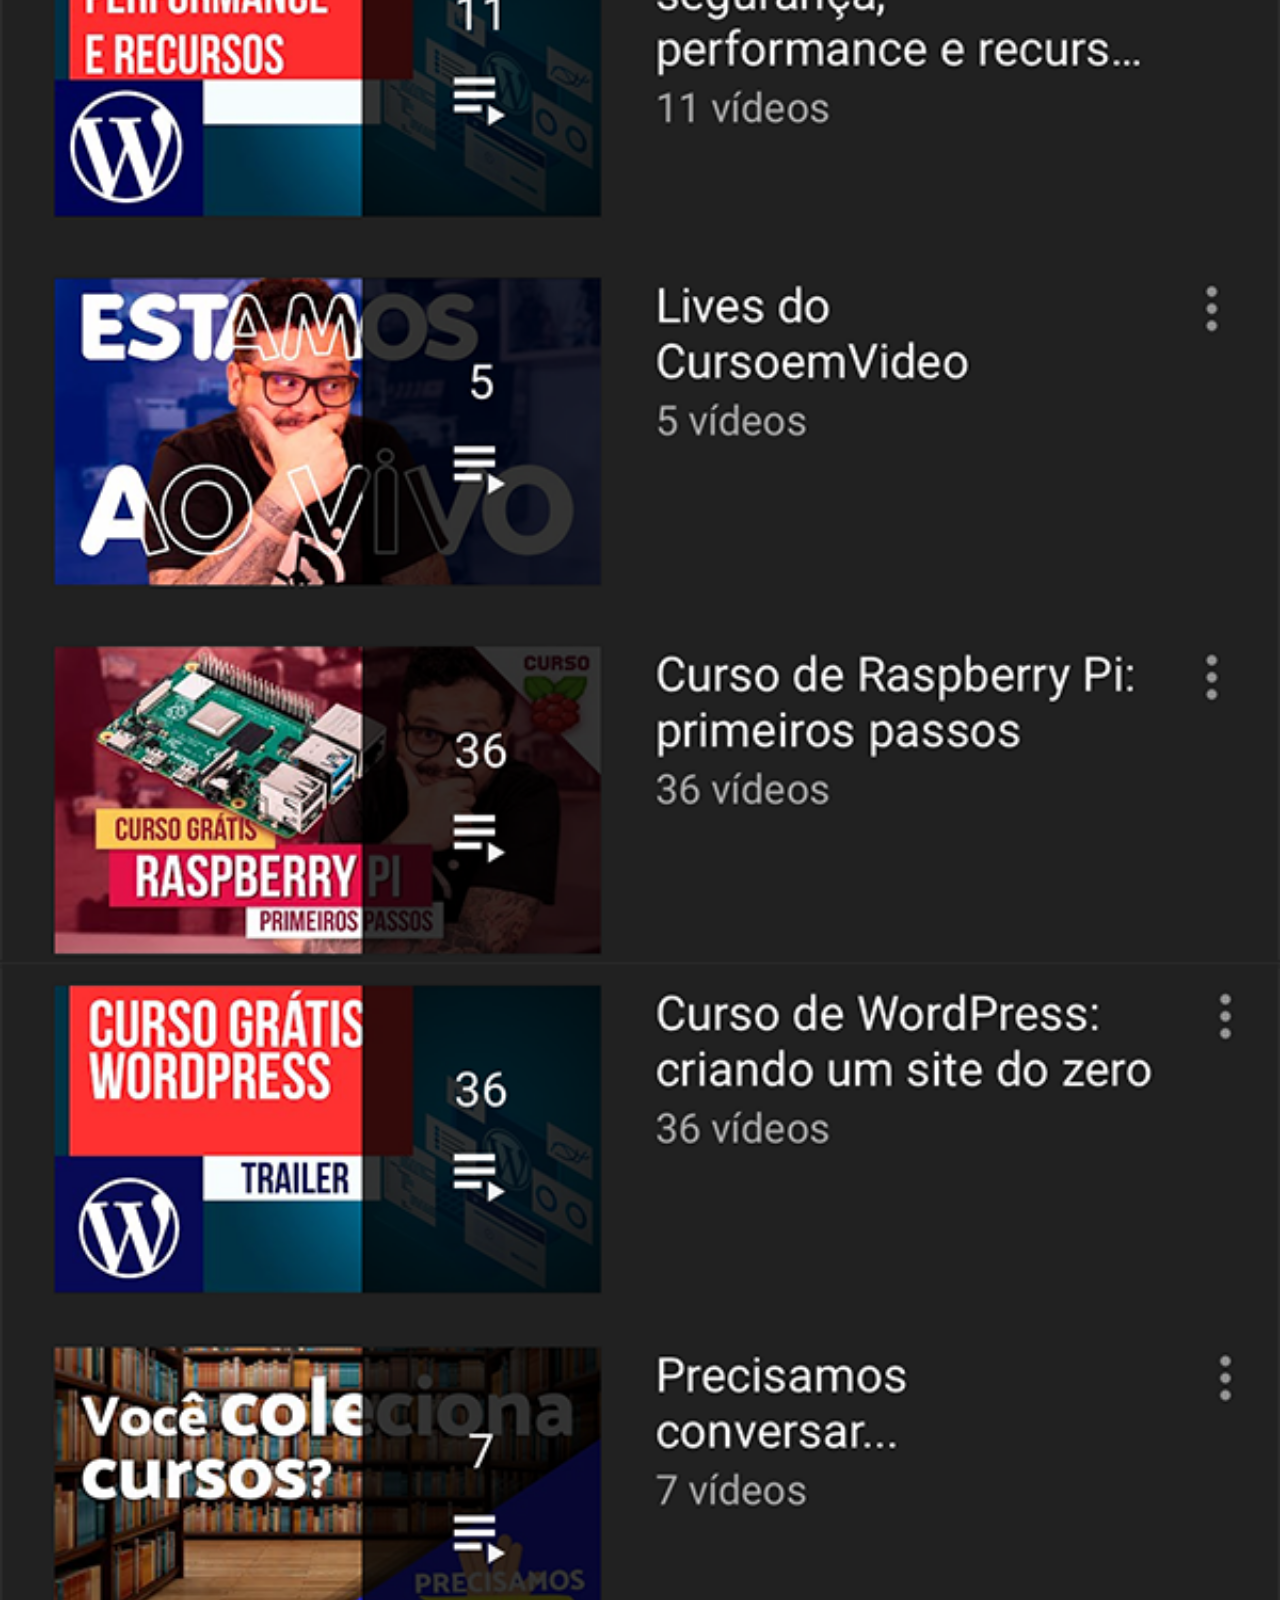
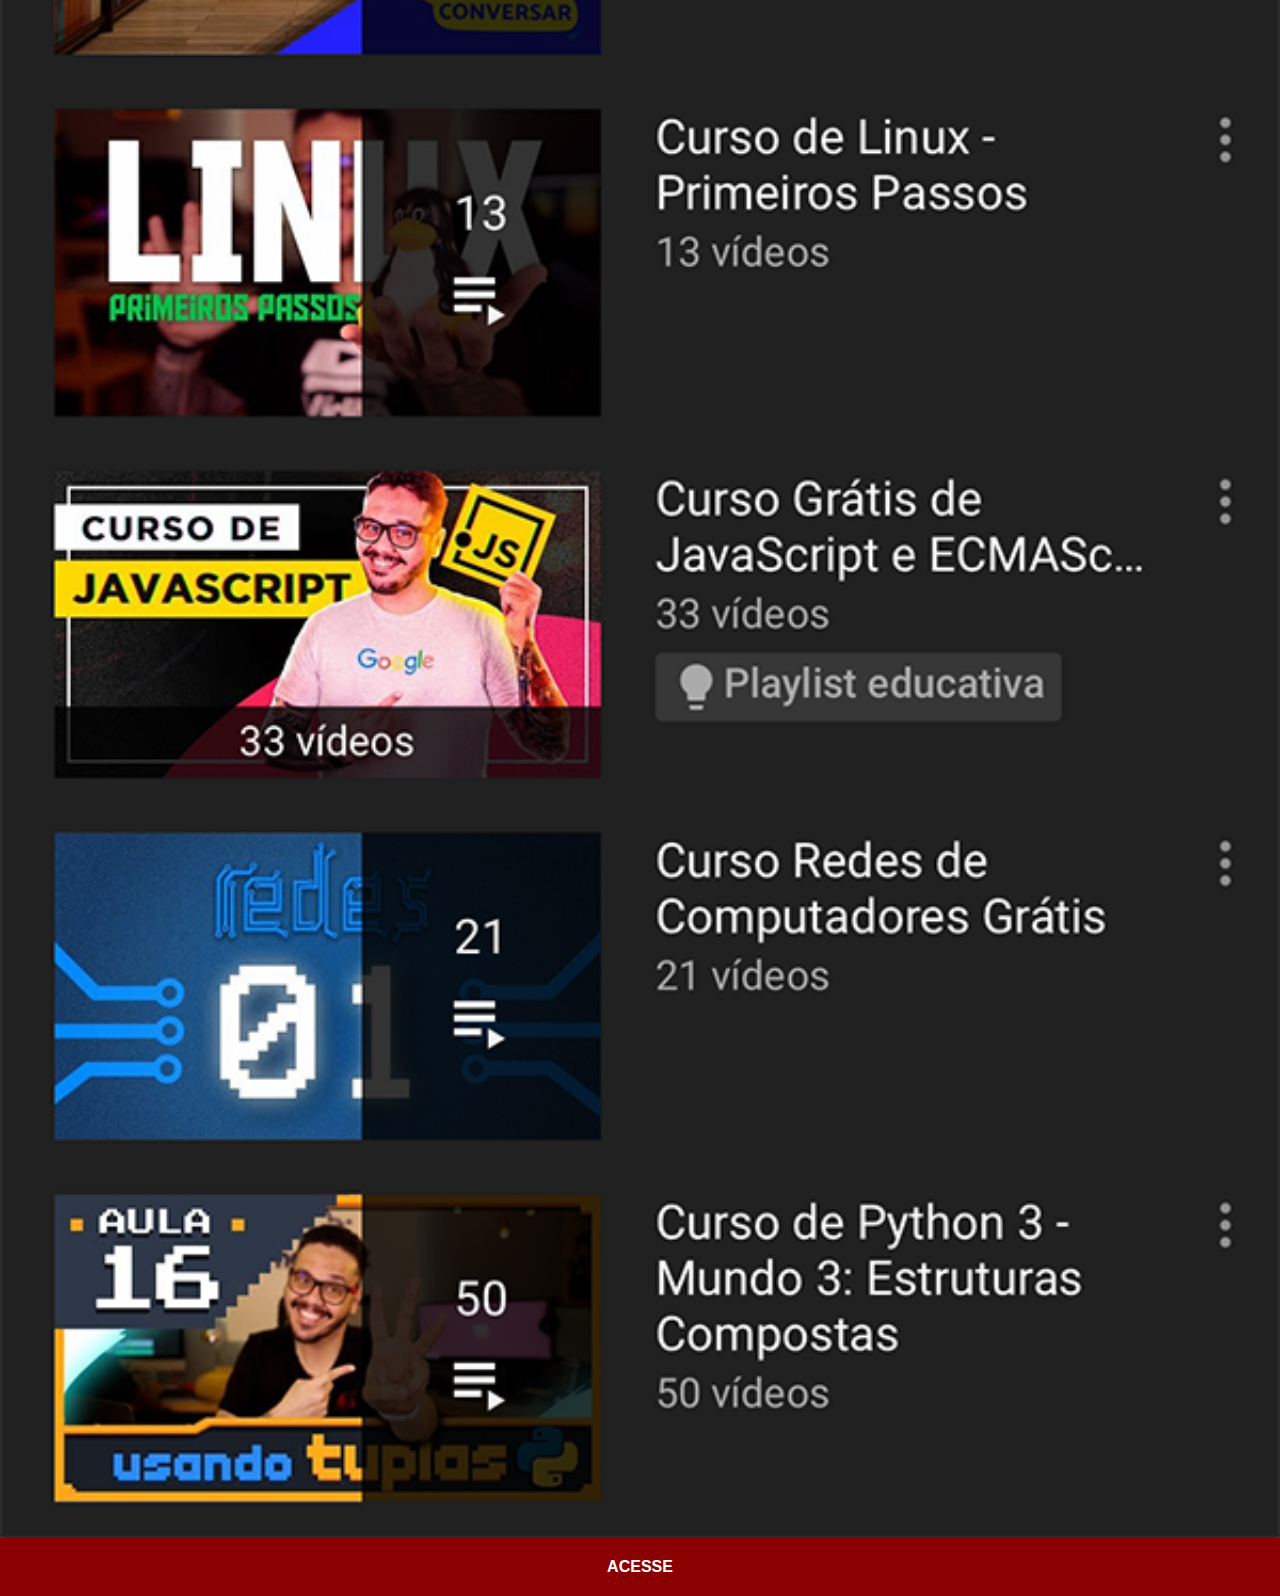
<file: youtube.html>
<!DOCTYPE html>
<html lang="pt-br">
<head>
    <meta charset="UTF-8">
    <meta http-equiv="X-UA-Compatible" content="IE=edge">
    <meta name="viewport" content="width=device-width, initial-scale=1.0">
    <title>YouTube</title>
    <link rel="stylesheet" href="estilos/social.css">
</head>
<body>
    <img src="imagens/tela-youtube.png" alt="youtube"><a href="https://www.youtube.com/@CursoemVideo/playlists " target="_blank">ACESSE</a>

</body>
</html>
</file>
<file: estilos/style.css>
@charset "UTF-8";

* {
    margin: 0px;
    padding: 0px;
    font-family: Arial, Helvetica, sans-serif; 
}

 html, body {
    height: 100vh;
    width: 100vw;
    background-color: black;
}

body {
    background: url('../imagens/fundo-madeira.jpg') no-repeat top center;
    background-size: cover;
    background-attachment: fixed;
}
    
 main {
    position: relative;
    height: 100vh;  
 }

 section#telefone {
    position: absolute;
    top: 50%;
    left: 50%;
    transform: translate(-50%, -50%);
    
    height: 627px;
    width: 311px;
    background: url('../imagens/frame-iphone.png') no-repeat;
  
 }
</file>
<file: estilos/social.css>
@charset "UTF-8";

* {
    margin: 0px;
    padding: 0px;
    font-family: Arial, Helvetica, sans-serif;

}

::-webkit-scrollbar  {
    width: 0px;
    height: 0px;
}

img {
    width: 100vw;
}

a {
    display: block;
    background-color: darkred;
    color: white;
    text-align: center;
    font-weight: bolder;
    padding: 20px;
    text-decoration: none;
    margin: -4px;
    
    
}

a:hover {
    background-color: red;
}
</file>
